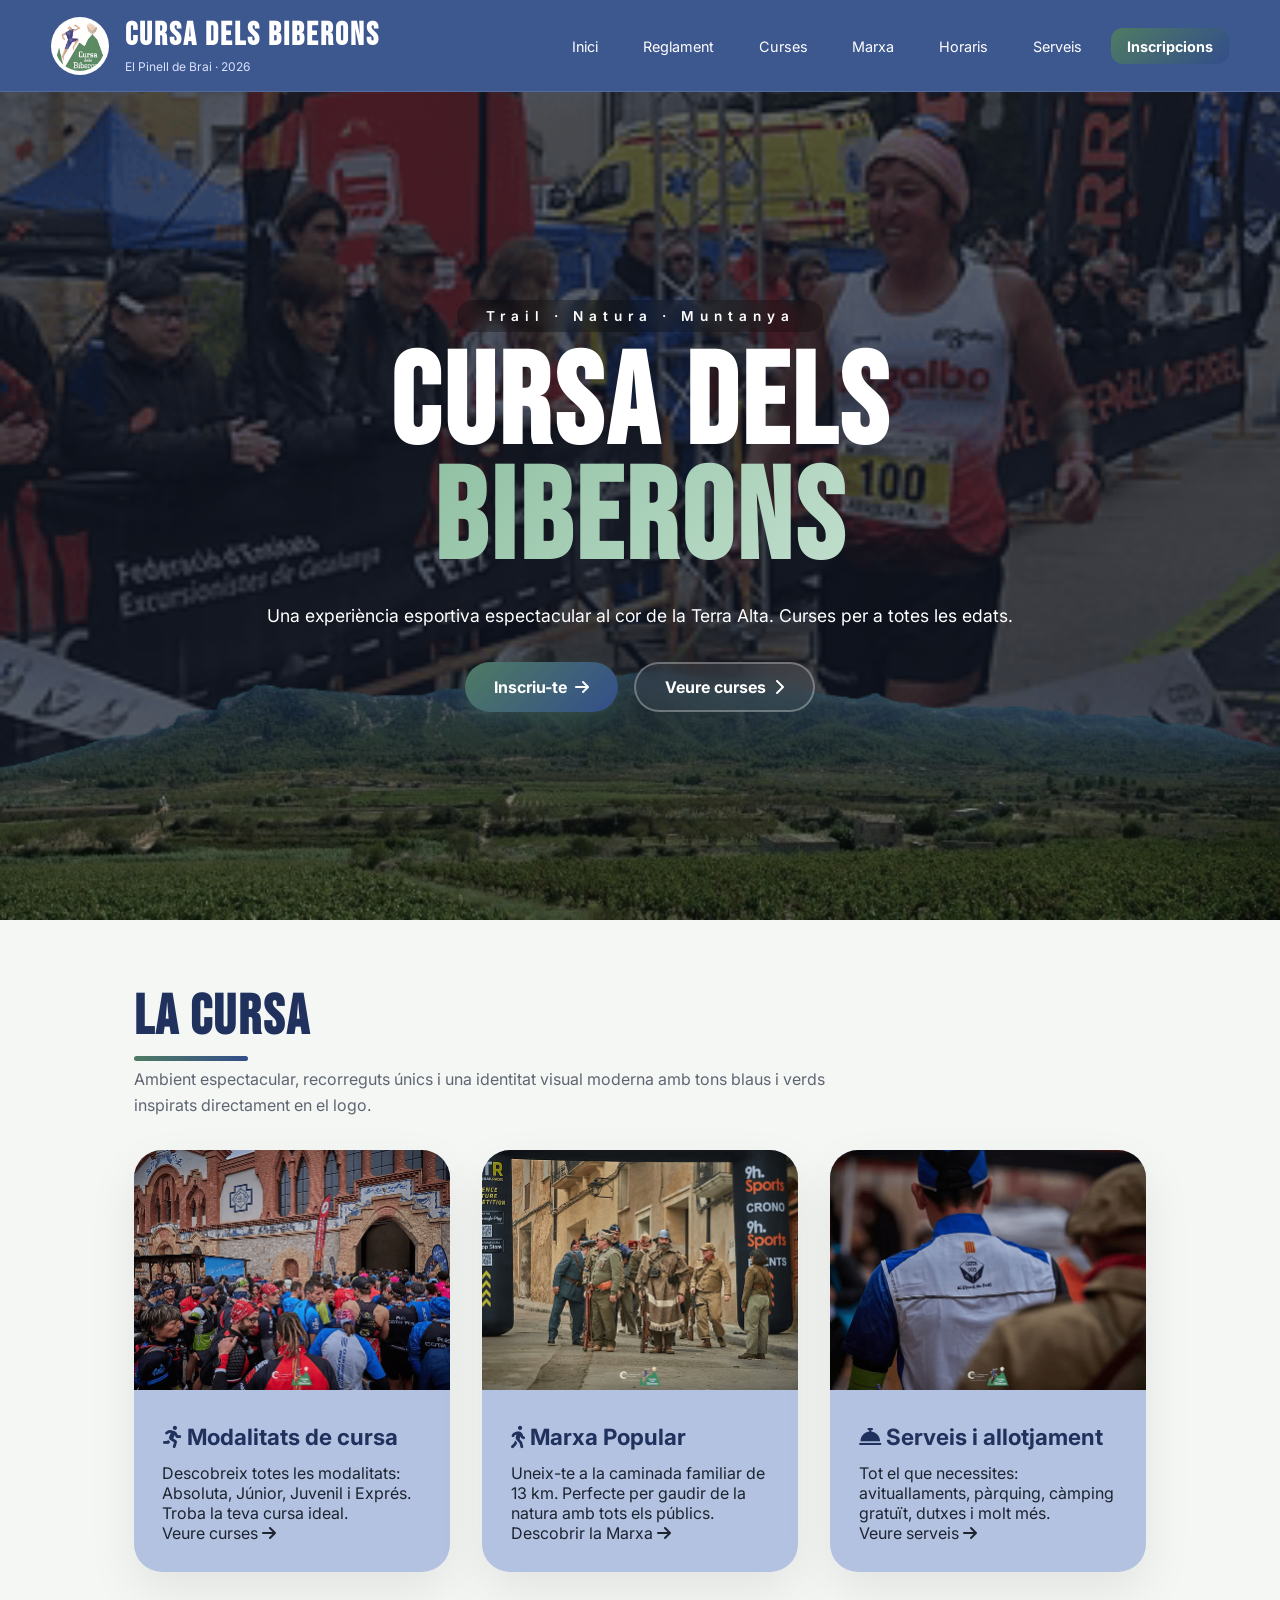
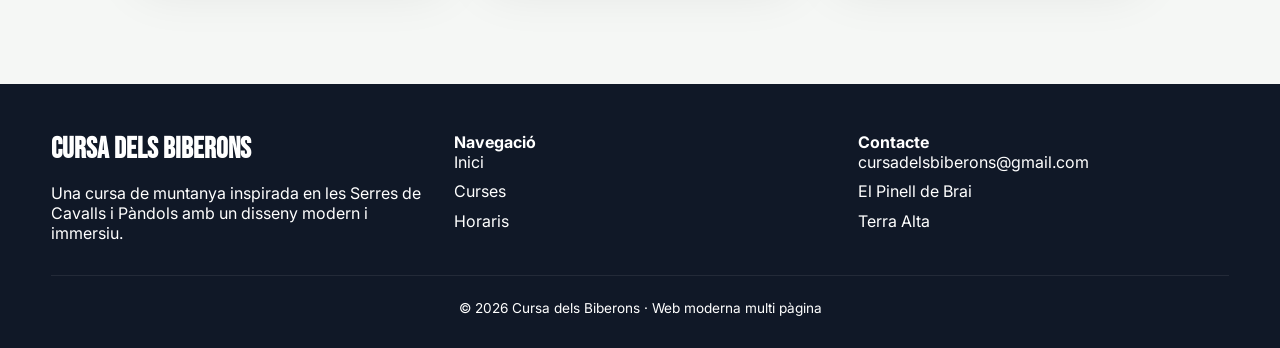
<file: index.html>
<!DOCTYPE html>
<html lang="ca">
<head>
  <meta charset="UTF-8">
  <meta name="viewport" content="width=device-width, initial-scale=1.0">
  <title>Inici | Cursa dels Biberons</title>
  <link rel="stylesheet" href="style.css">
</head>
<body>

  <!-- El navbar s'inserirà automàticament aquí via JS -->

  <section class="hero">
    <!-- Imatge de serra per davant amb parallax -->
    <img src="images/serra.png" alt="serra" class="hero-serra">
    
    <!-- Partícules de fons animades -->
    <div class="particles">
      <span></span><span></span><span></span><span></span>
      <span></span><span></span><span></span><span></span>
    </div>
    <div class="hero-content">
      <div class="hero-sub">Trail · Natura · Muntanya</div>
      <h1>Cursa dels <span>Biberons</span></h1>
      <p>Una experiència esportiva espectacular al cor de la Terra Alta. Curses per a totes les edats.</p>

      <div class="hero-buttons">
        <a href="inscripcions.html" class="btn btn-primary">
          <span>Inscriu-te</span>
          <i class="fas fa-arrow-right"></i>
        </a>
        <a href="curses.html" class="btn btn-secondary">
          <span>Veure curses</span>
          <i class="fas fa-chevron-right"></i>
        </a>
      </div>
    </div>
    <!-- Formes decoratives inferiors -->
    <div class="hero-decoration">
      <svg viewBox="0 0 1440 120" preserveAspectRatio="none">
        <path fill="#f5f7f5" d="M0,60 C240,120 480,0 720,60 C960,120 1200,0 1440,60 L1440,120 L0,120 Z"/>
      </svg>
    </div>
  </section>

  <section class="section">
    <div class="container">
      <h2 class="section-title">La Cursa</h2>
      <p class="section-desc">Ambient espectacular, recorreguts únics i una identitat visual moderna amb tons blaus i verds inspirats directament en el logo.</p>

      <div class="grid">
        <!-- Primera targeta: Curses -->
        <div class="card">
          <a href="curses.html" style="text-decoration: none; color: inherit; display: block;">
            <div class="card-image-wrapper">
              <img src="images/cursa2.png" alt="curses">
              <div class="card-image-overlay"></div>
            </div>
            <div class="card-content">
              <h3><i class="fas fa-running"></i> Modalitats de cursa</h3>
              <p>Descobreix totes les modalitats: Absoluta, Júnior, Juvenil i Exprés. Troba la teva cursa ideal.</p>
              <div class="card-link">Veure curses <i class="fas fa-arrow-right"></i></div>
            </div>
          </a>
        </div>

        <!-- Segona targeta: Marxa -->
        <div class="card">
          <a href="marxa.html" style="text-decoration: none; color: inherit; display: block;">
            <div class="card-image-wrapper">
              <img src="images/cursa3.png" alt="marxa">
              <div class="card-image-overlay"></div>
            </div>
            <div class="card-content">
              <h3><i class="fas fa-person-walking"></i> Marxa Popular</h3>
              <p>Uneix-te a la caminada familiar de 13 km. Perfecte per gaudir de la natura amb tots els públics.</p>
              <div class="card-link">Descobrir la Marxa <i class="fas fa-arrow-right"></i></div>
            </div>
          </a>
        </div>

        <!-- Tercera targeta: Serveis -->
        <div class="card">
          <a href="serveis.html" style="text-decoration: none; color: inherit; display: block;">
            <div class="card-image-wrapper">
              <img src="images/cursa4.png" alt="serveis">
              <div class="card-image-overlay"></div>
            </div>
            <div class="card-content">
              <h3><i class="fas fa-concierge-bell"></i> Serveis i allotjament</h3>
              <p>Tot el que necessites: avituallaments, pàrquing, càmping gratuït, dutxes i molt més.</p>
              <div class="card-link">Veure serveis <i class="fas fa-arrow-right"></i></div>
            </div>
          </a>
        </div>
      </div>
    </div>
  </section>

  <script src="layout.js"></script>
</body>
</html>
</file>
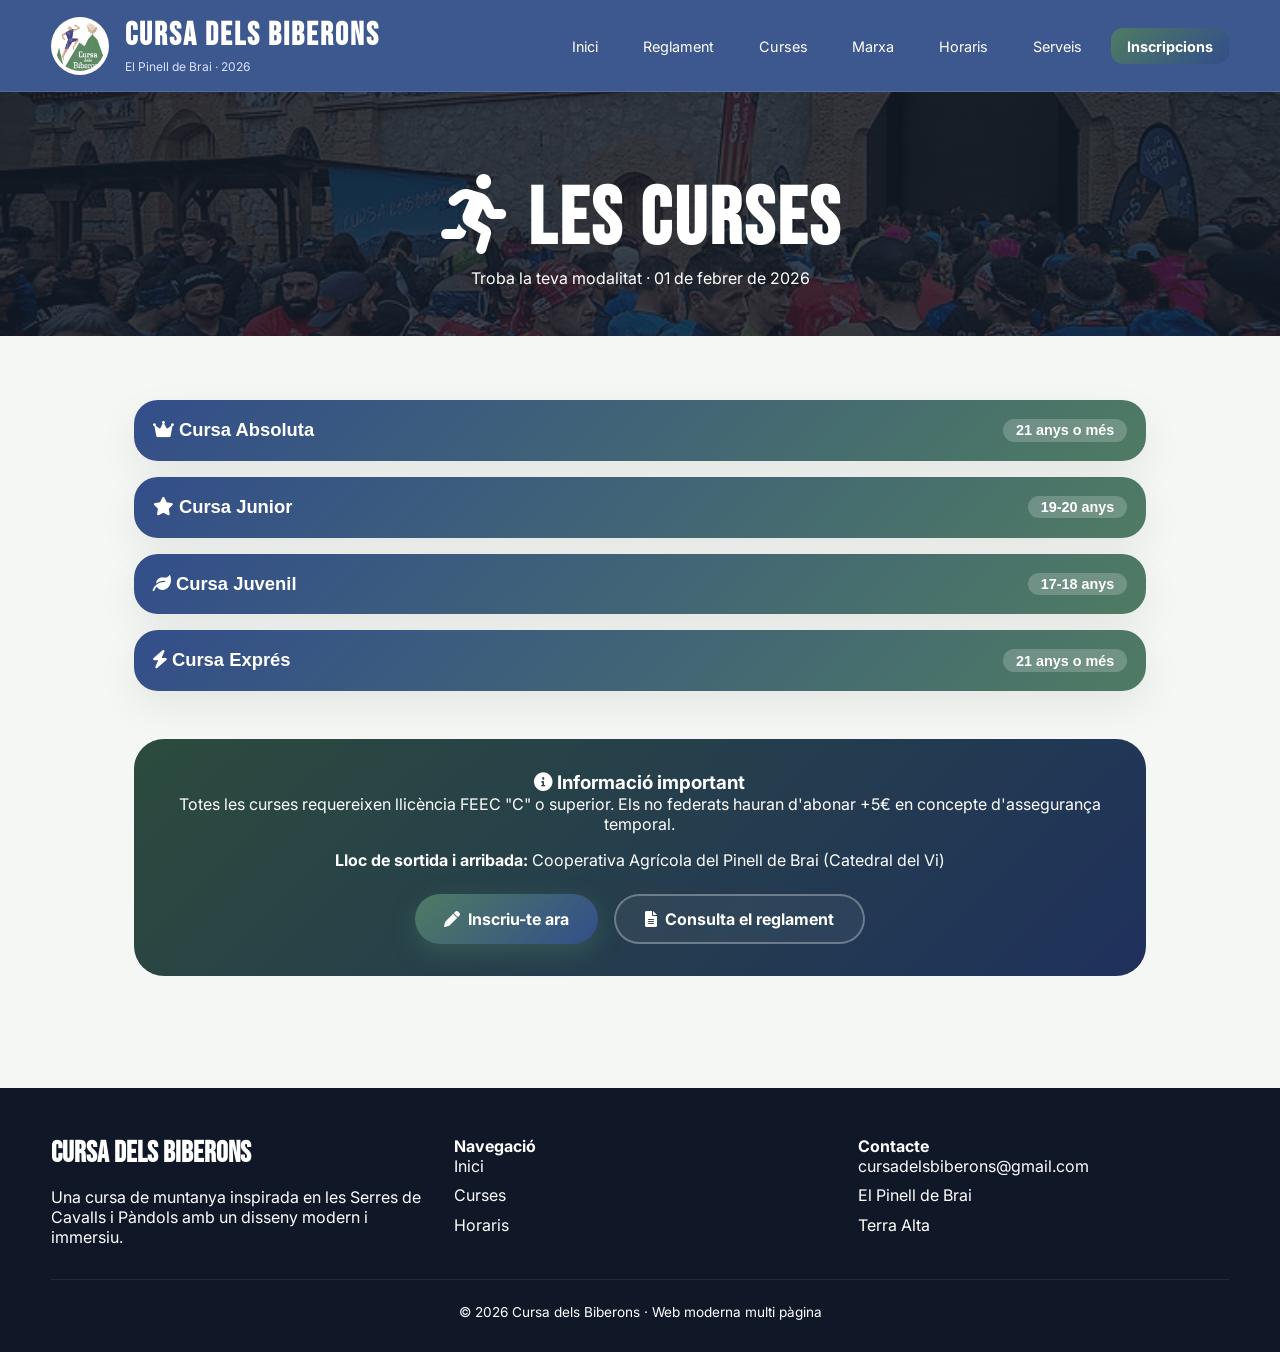
<file: curses.html>
<!DOCTYPE html>
<html lang="ca">
<head>
<meta charset="UTF-8">
<meta name="viewport" content="width=device-width,initial-scale=1.0">
<title>Curses - Cursa dels Biberons</title>
<link rel="stylesheet" href="style.css">
</head>
<body>

<section class="page-header">
  <div class="container">
    <h1><i class="fas fa-running"></i> Les Curses</h1>
    <p>Troba la teva modalitat · 01 de febrer de 2026</p>
  </div>
</section>

<section class="section">
  <div class="container">
    <div class="accordion">

      <!-- CURSA ABSOLUTA -->
      <div class="acc-item">
        <button class="acc-btn">
          <i class="fas fa-crown"></i> Cursa Absoluta
          <span style="float: right; font-size: 0.9rem; background: rgba(255,255,255,0.2); padding: 0.2rem 0.8rem; border-radius: 20px;">21 anys o més</span>
        </button>
        <div class="acc-content">
          <!-- Mapa del recorregut -->
          <img src="images/recorregut_absoluta.png" alt="Recorregut Cursa Absoluta" style="width:100%; border-radius:20px; margin-bottom:1.5rem;">
          
          <div style="display: grid; grid-template-columns: repeat(auto-fit, minmax(250px,1fr)); gap: 1rem; margin-bottom: 2rem;">
            <div style="background: var(--light); padding: 1rem; border-radius: 16px;">
              <h4><i class="fas fa-tag"></i> Preu</h4>
              <p style="font-size: 1.5rem; font-weight: bold; color: var(--blue);">25€</p>
              <small>No federats: +5€ assegurança</small>
            </div>
            <div style="background: var(--light); padding: 1rem; border-radius: 16px;">
              <h4><i class="fas fa-id-card"></i> Llicència</h4>
              <p>FEEC "C" o superior</p>
            </div>
            <div style="background: var(--light); padding: 1rem; border-radius: 16px;">
              <h4><i class="fas fa-clock"></i> Hora sortida</h4>
              <p style="font-size: 1.5rem; font-weight: bold; color: var(--green);">09:00h</p>
            </div>
          </div>

          <div style="margin-bottom: 1.5rem;">
            <h4><i class="fas fa-chart-line"></i> Dades tècniques</h4>
            <ul style="margin-left: 1.5rem; line-height: 1.8;">
              <li><strong>Distància:</strong> 23 km</li>
              <li><strong>Desnivell positiu:</strong> +760 m</li>
              <li><strong>Desnivell negatiu:</strong> -760 m</li>
              <li><strong>Cota màxima:</strong> 658 m</li>
              <li><strong>Cota mínima:</strong> 153 m</li>
              <li><strong>Temps màxim:</strong> 4h 15min</li>
            </ul>
          </div>

          <div style="margin-bottom: 1.5rem;">
            <h4><i class="fas fa-trophy"></i> Categories</h4>
            <p>Absoluta (21+), Promesa (21-23), Veterà (40-49), Màster 50 (50-59), Màster 60 (60+)</p>
          </div>

          <div style="margin-bottom: 1.5rem;">
            <h4><i class="fas fa-map-marker-alt"></i> Avituallaments</h4>
            <ul style="margin-left: 1.5rem;">
              <li><strong>Km 5,3</strong> - Les Llobes (Líquid + Sòlid)</li>
              <li><strong>Km 13,3</strong> - Vall Closa (Líquid + Sòlid)</li>
            </ul>
          </div>

          <div>
            <h4><i class="fas fa-mountain"></i> Descripció</h4>
            <p>La modalitat principal amb el recorregut més llarg i exigent. Sortida des de la Cooperativa Agrícola del Pinell de Brai, travessant la Serra dels Horts, els Merlets (control de pas al km 6,6), el cim de la Serra de Cavalls, i finalitzant pel barranc del Pinell. Una experiència completa per als amants del trail running.</p>
          </div>
        </div>
      </div>

      <!-- CURSA JUNIOR -->
      <div class="acc-item">
        <button class="acc-btn">
          <i class="fas fa-star"></i> Cursa Junior
          <span style="float: right; font-size: 0.9rem; background: rgba(255,255,255,0.2); padding: 0.2rem 0.8rem; border-radius: 20px;">19-20 anys</span>
        </button>
        <div class="acc-content">
          <!-- Mapa del recorregut -->
          <img src="images/recorregut_junior.png" alt="Recorregut Cursa Junior" style="width:100%; border-radius:20px; margin-bottom:1.5rem;">
          
          <div style="display: grid; grid-template-columns: repeat(auto-fit, minmax(250px,1fr)); gap: 1rem; margin-bottom: 2rem;">
            <div style="background: var(--light); padding: 1rem; border-radius: 16px;">
              <h4><i class="fas fa-tag"></i> Preu</h4>
              <p style="font-size: 1.5rem; font-weight: bold; color: var(--blue);">24€</p>
              <small>No federats: +5€ assegurança</small>
            </div>
            <div style="background: var(--light); padding: 1rem; border-radius: 16px;">
              <h4><i class="fas fa-id-card"></i> Llicència</h4>
              <p>FEEC "C" o superior</p>
            </div>
            <div style="background: var(--light); padding: 1rem; border-radius: 16px;">
              <h4><i class="fas fa-clock"></i> Hora sortida</h4>
              <p style="font-size: 1.5rem; font-weight: bold; color: var(--green);">09:30h</p>
            </div>
          </div>

          <div style="margin-bottom: 1.5rem;">
            <h4><i class="fas fa-chart-line"></i> Dades tècniques</h4>
            <ul style="margin-left: 1.5rem; line-height: 1.8;">
              <li><strong>Distància:</strong> 18,12 km</li>
              <li><strong>Desnivell positiu:</strong> 760 m</li>
              <li><strong>Desnivell negatiu:</strong> 760 m</li>
              <li><strong>Cota màxima:</strong> 658 m</li>
              <li><strong>Cota mínima:</strong> 153 m</li>
              <li><strong>Temps màxim:</strong> 3h</li>
            </ul>
          </div>

          <div style="margin-bottom: 1.5rem;">
            <h4><i class="fas fa-trophy"></i> Categories</h4>
            <p>Junior (19-20)</p>
          </div>

          <div style="margin-bottom: 1.5rem;">
            <h4><i class="fas fa-map-marker-alt"></i> Avituallaments i controls</h4>
            <ul style="margin-left: 1.5rem;">
              <li><strong>Avituallament 1 (km 5,3):</strong> Les Llobes (Líquid + Sòlid)</li>
              <li><strong>Avituallament 2 (km 13,3):</strong> Vall Closa (Líquid + Sòlid)</li>
              <li><strong>Control 1 (km 6,6):</strong> Merlets</li>
              <li><strong>Control 2 (km 13,3):</strong> Vall Closa</li>
              <li><strong>Cronoescalada:</strong> Barranc dels Bous → Merlets (km 5,4 a 6,6)</li>
            </ul>
          </div>

          <div>
            <h4><i class="fas fa-mountain"></i> Descripció</h4>
            <p>Sortida des de la Cooperativa Agrícola del Pinell de Brai. Recorregut que inclou la Serra dels Horts, la sendera dels Codissos, les antigues mines d'argila, l'ascensió als Merlets amb grimpada inclosa, el cim de la Serra de Cavalls (vèrtex geodèsic), el crestall aeri amb vistes espectaculars, baixada tècnica pel Corral de Gaspar, túnel de l'antiga carretera, i la sendera històrica de la Vall Closa. Final pel barranc del Pinell fins a la Cooperativa.</p>
          </div>
        </div>
      </div>

      <!-- CURSA JUVENIL -->
      <div class="acc-item">
        <button class="acc-btn">
          <i class="fas fa-leaf"></i> Cursa Juvenil
          <span style="float: right; font-size: 0.9rem; background: rgba(255,255,255,0.2); padding: 0.2rem 0.8rem; border-radius: 20px;">17-18 anys</span>
        </button>
        <div class="acc-content">
          <!-- Mapa del recorregut -->
          <img src="images/recorregut_juvenil.png" alt="Recorregut Cursa Juvenil" style="width:100%; border-radius:20px; margin-bottom:1.5rem;">
          
          <div style="display: grid; grid-template-columns: repeat(auto-fit, minmax(250px,1fr)); gap: 1rem; margin-bottom: 2rem;">
            <div style="background: var(--light); padding: 1rem; border-radius: 16px;">
              <h4><i class="fas fa-tag"></i> Preu</h4>
              <p style="font-size: 1.5rem; font-weight: bold; color: var(--blue);">22€</p>
              <small>No federats: +5€ assegurança</small>
            </div>
            <div style="background: var(--light); padding: 1rem; border-radius: 16px;">
              <h4><i class="fas fa-id-card"></i> Llicència</h4>
              <p>FEEC "C" o superior</p>
            </div>
            <div style="background: var(--light); padding: 1rem; border-radius: 16px;">
              <h4><i class="fas fa-clock"></i> Hora sortida</h4>
              <p style="font-size: 1.5rem; font-weight: bold; color: var(--green);">09:15h</p>
            </div>
          </div>

          <div style="margin-bottom: 1.5rem;">
            <h4><i class="fas fa-chart-line"></i> Dades tècniques</h4>
            <ul style="margin-left: 1.5rem; line-height: 1.8;">
              <li><strong>Distància:</strong> 13,48 km</li>
              <li><strong>Desnivell positiu:</strong> 490 m</li>
              <li><strong>Desnivell negatiu:</strong> 490 m</li>
              <li><strong>Cota màxima:</strong> 544 m</li>
              <li><strong>Cota mínima:</strong> 153 m</li>
              <li><strong>Temps màxim:</strong> 3h</li>
            </ul>
          </div>

          <div style="margin-bottom: 1.5rem;">
            <h4><i class="fas fa-trophy"></i> Categories</h4>
            <p>Juvenil (17-18)</p>
          </div>

          <div style="margin-bottom: 1.5rem;">
            <h4><i class="fas fa-map-marker-alt"></i> Avituallaments i controls</h4>
            <ul style="margin-left: 1.5rem;">
              <li><strong>Avituallament 1 (km 4,3):</strong> Vall Closa (Líquid + Sòlid)</li>
              <li><strong>Avituallament 2 (km 9,6):</strong> 4 bancals (Líquid + Sòlid)</li>
              <li><strong>Control únic (km 4,3):</strong> Vall Closa</li>
            </ul>
          </div>

          <div>
            <h4><i class="fas fa-mountain"></i> Descripció</h4>
            <p>Sortida des de la Cooperativa Agrícola. Recorregut que passa pel camí de les Vinyetes, el barranc de Gandesa, les bòbiles de terra refractària, el Toll de Targa, l'antic Camí de Gandesa (un dels camins de ferradura més antics), la base del Puntal de l'Os, la Vall Closa, el GR-171 (Ruta de la Pau), l'ascensió a la Carabassa, l'antic camí de les Petges, les mines d'argila, les trinxeres de la Guerra Civil restaurades, i final pel barranc fins a la Cooperativa.</p>
          </div>
        </div>
      </div>

      <!-- CURSA EXPRÉS -->
      <div class="acc-item">
        <button class="acc-btn">
          <i class="fas fa-bolt"></i> Cursa Exprés
          <span style="float: right; font-size: 0.9rem; background: rgba(255,255,255,0.2); padding: 0.2rem 0.8rem; border-radius: 20px;">21 anys o més</span>
        </button>
        <div class="acc-content">
          <!-- Mapa del recorregut -->
          <img src="images/recorregut_expres.png" alt="Recorregut Cursa Exprés" style="width:100%; border-radius:20px; margin-bottom:1.5rem;">
          
          <div style="display: grid; grid-template-columns: repeat(auto-fit, minmax(250px,1fr)); gap: 1rem; margin-bottom: 2rem;">
            <div style="background: var(--light); padding: 1rem; border-radius: 16px;">
              <h4><i class="fas fa-tag"></i> Preu</h4>
              <p style="font-size: 1.5rem; font-weight: bold; color: var(--blue);">24€</p>
              <small>No federats: +5€ assegurança</small>
            </div>
            <div style="background: var(--light); padding: 1rem; border-radius: 16px;">
              <h4><i class="fas fa-id-card"></i> Llicència</h4>
              <p>FEEC "C" o superior</p>
            </div>
            <div style="background: var(--light); padding: 1rem; border-radius: 16px;">
              <h4><i class="fas fa-clock"></i> Hora sortida</h4>
              <p style="font-size: 1.5rem; font-weight: bold; color: var(--green);">09:30h</p>
            </div>
          </div>

          <div style="margin-bottom: 1.5rem;">
            <h4><i class="fas fa-chart-line"></i> Dades tècniques</h4>
            <ul style="margin-left: 1.5rem; line-height: 1.8;">
              <li><strong>Distància:</strong> 18,12 km</li>
              <li><strong>Desnivell positiu:</strong> 760 m</li>
              <li><strong>Desnivell negatiu:</strong> 760 m</li>
              <li><strong>Cota màxima:</strong> 658 m</li>
              <li><strong>Cota mínima:</strong> 153 m</li>
              <li><strong>Temps màxim:</strong> 3h</li>
            </ul>
          </div>

          <div style="margin-bottom: 1.5rem;">
            <h4><i class="fas fa-trophy"></i> Categories</h4>
            <p>Absoluta (21+), Veterà (40-49), Màster 50 (50-59), Màster 60 (60+)</p>
          </div>

          <div style="margin-bottom: 1.5rem;">
            <h4><i class="fas fa-map-marker-alt"></i> Avituallaments i controls</h4>
            <ul style="margin-left: 1.5rem;">
              <li><strong>Avituallament 1 (km 5,3):</strong> Les Llobes (Líquid + Sòlid)</li>
              <li><strong>Avituallament 2 (km 13,3):</strong> Vall Closa (Líquid + Sòlid)</li>
              <li><strong>Control 1 (km 6,6):</strong> Merlets</li>
              <li><strong>Control 2 (km 13,3):</strong> Vall Closa</li>
              <li><strong>Cronoescalada:</strong> Barranc dels Bous → Merlets (km 5,4 a 6,6)</li>
            </ul>
          </div>

          <div>
            <h4><i class="fas fa-mountain"></i> Descripció</h4>
            <p>Format ràpid i explosiu amb el mateix recorregut que la Cursa Junior. Sortida des de la Cooperativa Agrícola, passant per la Serra dels Horts, sendera dels Codissos, mines d'argila, ascensió als Merlets amb grimpada, cim de la Serra de Cavalls, crestall aeri, baixada tècnica pel Corral de Gaspar, túnel de l'antiga carretera, sendera de la Vall Closa, i final pel barranc del Pinell fins a la Cooperativa. Ideal per a corredors experimentats que busquen un repte intens en menys temps.</p>
          </div>
        </div>
      </div>

    </div>

    <!-- Banner informatiu -->
    <div class="info-banner" style="text-align: center; margin-top: 3rem;">
      <h3><i class="fas fa-info-circle"></i> Informació important</h3>
      <p>Totes les curses requereixen llicència FEEC "C" o superior. Els no federats hauran d'abonar +5€ en concepte d'assegurança temporal.</p>
      <p style="margin-top: 1rem;"><strong>Lloc de sortida i arribada:</strong> Cooperativa Agrícola del Pinell de Brai (Catedral del Vi)</p>
      <div class="hero-buttons" style="justify-content: center; margin-top: 1.5rem;">
        <a href="inscripcions.html" class="btn btn-primary"><i class="fas fa-pen"></i> Inscriu-te ara</a>
        <a href="reglament.html" class="btn btn-secondary"><i class="fas fa-file-alt"></i> Consulta el reglament</a>
      </div>
    </div>

  </div>
</section>

<script src="layout.js"></script>
</body>
</html>
</file>
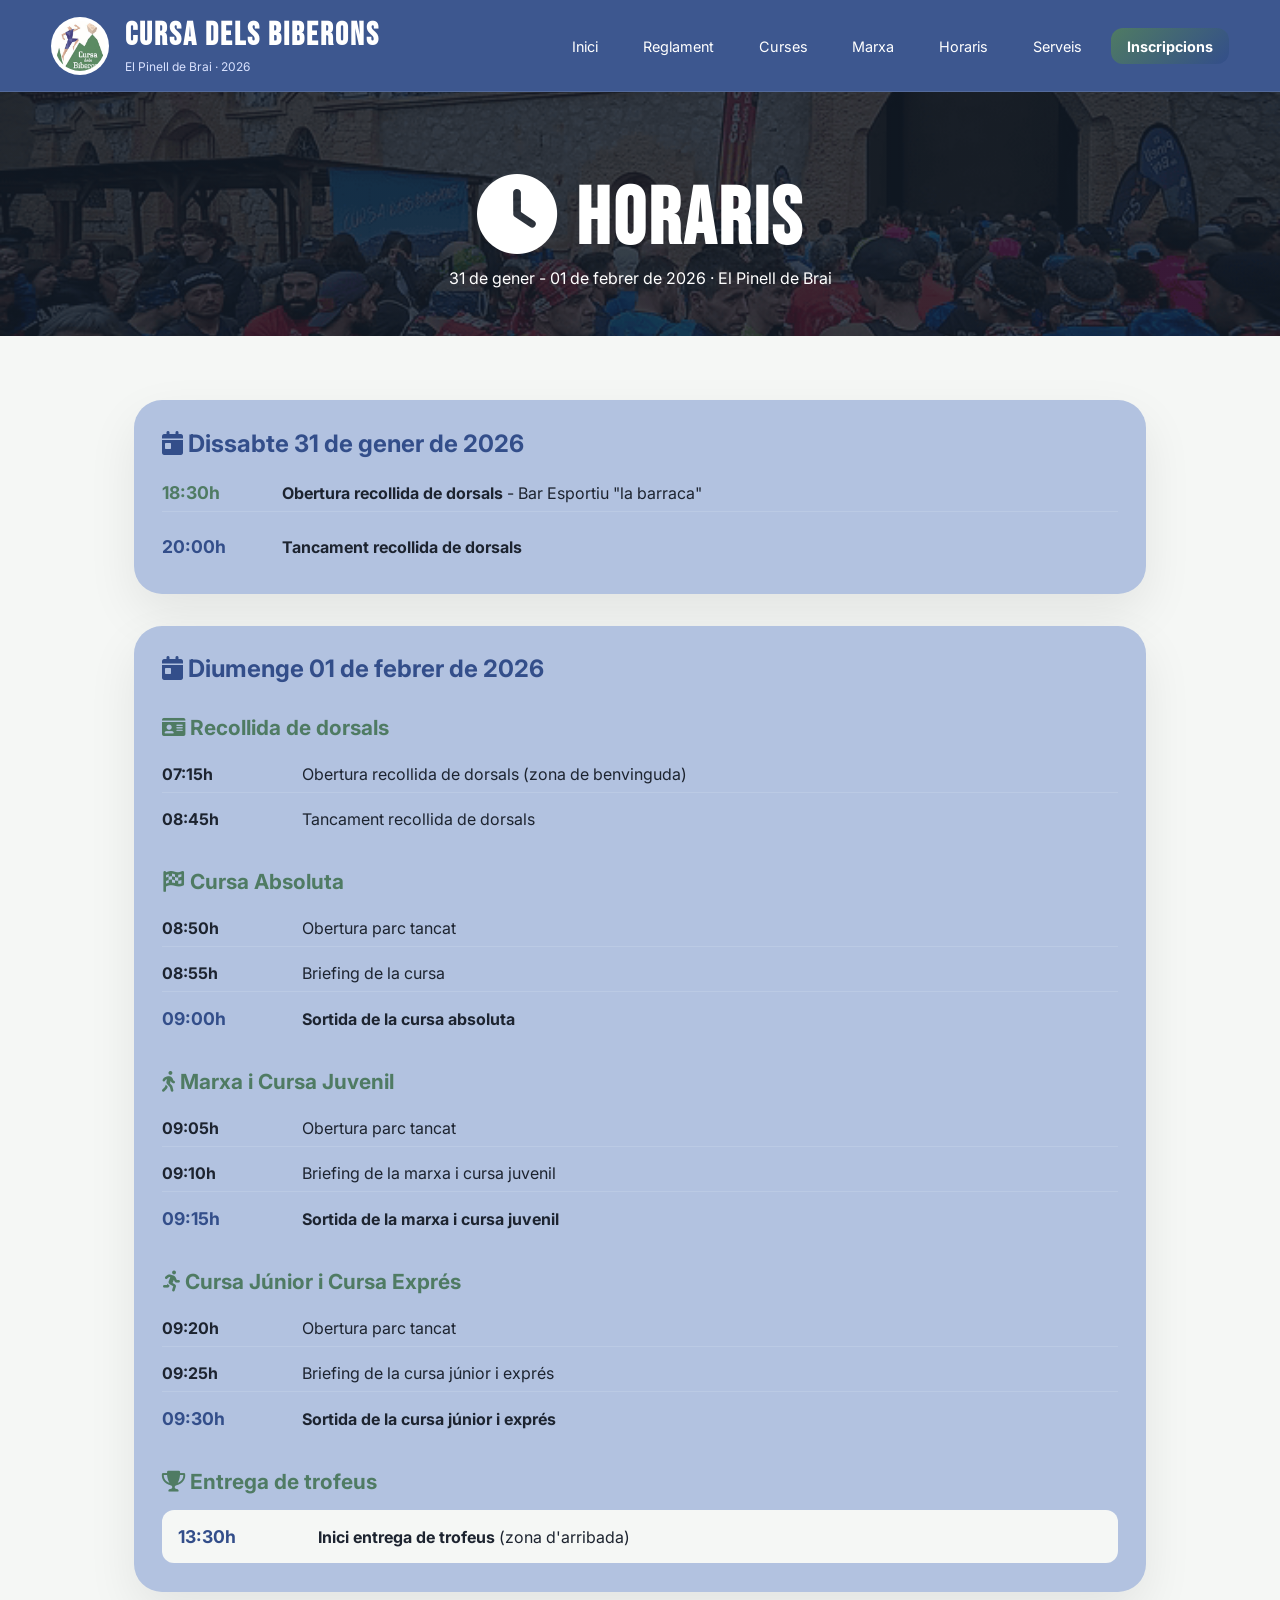
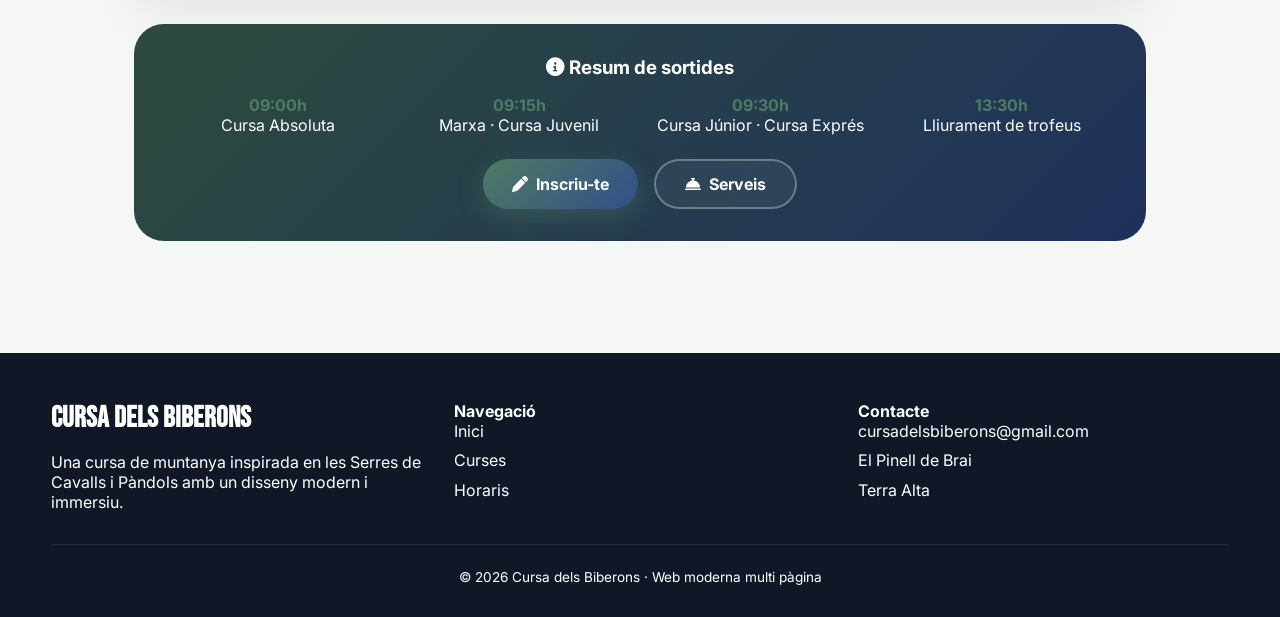
<file: horaris.html>
<!DOCTYPE html>
<html lang="ca">
<head>
<meta charset="UTF-8">
<meta name="viewport" content="width=device-width,initial-scale=1.0">
<title>Horaris - Cursa dels Biberons</title>
<link rel="stylesheet" href="style.css">
</head>
<body>

<section class="page-header">
  <div class="container">
    <h1><i class="fas fa-clock"></i> Horaris</h1>
    <p>31 de gener - 01 de febrer de 2026 · El Pinell de Brai</p>
  </div>
</section>

<section class="section">
  <div class="container">
    
    <!-- DISSABTE 31 DE GENER -->
    <div class="card" style="margin-bottom: 2rem;">
      <div class="card-content">
        <h2 style="color: var(--blue); margin-bottom: 1rem;">
          <i class="fas fa-calendar-day"></i> Dissabte 31 de gener de 2026
        </h2>
        
        <div style="display: flex; flex-direction: column; gap: 1rem;">
          <div style="display: flex; align-items: baseline; flex-wrap: wrap; padding: 0.5rem 0; border-bottom: 1px solid var(--border);">
            <span style="width: 120px; font-weight: bold; color: var(--green); font-size: 1.1rem;">18:30h</span>
            <span style="flex: 1;"><strong>Obertura recollida de dorsals</strong> - Bar Esportiu "la barraca"</span>
          </div>
          
          <div style="display: flex; align-items: baseline; flex-wrap: wrap; padding: 0.5rem 0;">
            <span style="width: 120px; font-weight: bold; color: var(--blue); font-size: 1.1rem;">20:00h</span>
            <span style="flex: 1;"><strong>Tancament recollida de dorsals</strong></span>
          </div>
        </div>
      </div>
    </div>

    <!-- DIUMENGE 01 DE FEBRER -->
    <div class="card" style="margin-bottom: 2rem;">
      <div class="card-content">
        <h2 style="color: var(--blue); margin-bottom: 1rem;">
          <i class="fas fa-calendar-day"></i> Diumenge 01 de febrer de 2026
        </h2>
        
        <div style="display: flex; flex-direction: column; gap: 0.5rem;">
          
          <h3 style="color: var(--green); margin: 1rem 0 0.5rem 0; font-size: 1.3rem;">
            <i class="fas fa-id-card"></i> Recollida de dorsals
          </h3>
          <div style="display: flex; align-items: baseline; flex-wrap: wrap; padding: 0.5rem 0; border-bottom: 1px solid var(--border);">
            <span style="width: 140px; font-weight: bold;">07:15h</span>
            <span style="flex: 1;">Obertura recollida de dorsals (zona de benvinguda)</span>
          </div>
          <div style="display: flex; align-items: baseline; flex-wrap: wrap; padding: 0.5rem 0;">
            <span style="width: 140px; font-weight: bold;">08:45h</span>
            <span style="flex: 1;">Tancament recollida de dorsals</span>
          </div>

          <h3 style="color: var(--green); margin: 1.5rem 0 0.5rem 0; font-size: 1.3rem;">
            <i class="fas fa-flag-checkered"></i> Cursa Absoluta
          </h3>
          <div style="display: flex; align-items: baseline; flex-wrap: wrap; padding: 0.5rem 0; border-bottom: 1px solid var(--border);">
            <span style="width: 140px; font-weight: bold;">08:50h</span>
            <span style="flex: 1;">Obertura parc tancat</span>
          </div>
          <div style="display: flex; align-items: baseline; flex-wrap: wrap; padding: 0.5rem 0; border-bottom: 1px solid var(--border);">
            <span style="width: 140px; font-weight: bold;">08:55h</span>
            <span style="flex: 1;">Briefing de la cursa</span>
          </div>
          <div style="display: flex; align-items: baseline; flex-wrap: wrap; padding: 0.5rem 0;">
            <span style="width: 140px; font-weight: bold; color: var(--blue); font-size: 1.1rem;">09:00h</span>
            <span style="flex: 1;"><strong>Sortida de la cursa absoluta</strong></span>
          </div>

          <h3 style="color: var(--green); margin: 1.5rem 0 0.5rem 0; font-size: 1.3rem;">
            <i class="fas fa-person-walking"></i> Marxa i Cursa Juvenil
          </h3>
          <div style="display: flex; align-items: baseline; flex-wrap: wrap; padding: 0.5rem 0; border-bottom: 1px solid var(--border);">
            <span style="width: 140px; font-weight: bold;">09:05h</span>
            <span style="flex: 1;">Obertura parc tancat</span>
          </div>
          <div style="display: flex; align-items: baseline; flex-wrap: wrap; padding: 0.5rem 0; border-bottom: 1px solid var(--border);">
            <span style="width: 140px; font-weight: bold;">09:10h</span>
            <span style="flex: 1;">Briefing de la marxa i cursa juvenil</span>
          </div>
          <div style="display: flex; align-items: baseline; flex-wrap: wrap; padding: 0.5rem 0;">
            <span style="width: 140px; font-weight: bold; color: var(--blue); font-size: 1.1rem;">09:15h</span>
            <span style="flex: 1;"><strong>Sortida de la marxa i cursa juvenil</strong></span>
          </div>

          <h3 style="color: var(--green); margin: 1.5rem 0 0.5rem 0; font-size: 1.3rem;">
            <i class="fas fa-running"></i> Cursa Júnior i Cursa Exprés
          </h3>
          <div style="display: flex; align-items: baseline; flex-wrap: wrap; padding: 0.5rem 0; border-bottom: 1px solid var(--border);">
            <span style="width: 140px; font-weight: bold;">09:20h</span>
            <span style="flex: 1;">Obertura parc tancat</span>
          </div>
          <div style="display: flex; align-items: baseline; flex-wrap: wrap; padding: 0.5rem 0; border-bottom: 1px solid var(--border);">
            <span style="width: 140px; font-weight: bold;">09:25h</span>
            <span style="flex: 1;">Briefing de la cursa júnior i exprés</span>
          </div>
          <div style="display: flex; align-items: baseline; flex-wrap: wrap; padding: 0.5rem 0;">
            <span style="width: 140px; font-weight: bold; color: var(--blue); font-size: 1.1rem;">09:30h</span>
            <span style="flex: 1;"><strong>Sortida de la cursa júnior i exprés</strong></span>
          </div>

          <!-- Entrega de premis -->
          <h3 style="color: var(--green); margin: 1.5rem 0 0.5rem 0; font-size: 1.3rem;">
            <i class="fas fa-trophy"></i> Entrega de trofeus
          </h3>
          <div style="display: flex; align-items: baseline; flex-wrap: wrap; padding: 0.5rem 0; background: var(--light); border-radius: 12px; padding: 1rem;">
            <span style="width: 140px; font-weight: bold; color: var(--blue); font-size: 1.1rem;">13:30h</span>
            <span style="flex: 1;"><strong>Inici entrega de trofeus</strong> (zona d'arribada)</span>
          </div>

        </div>
      </div>
    </div>

    <!-- Resum ràpid -->
    <div class="info-banner" style="text-align: center; margin-top: 1rem;">
      <h3><i class="fas fa-info-circle"></i> Resum de sortides</h3>
      <div style="display: grid; grid-template-columns: repeat(auto-fit, minmax(200px,1fr)); gap: 1rem; margin-top: 1rem;">
        <div>
          <strong style="color: var(--green);">09:00h</strong>
          <p>Cursa Absoluta</p>
        </div>
        <div>
          <strong style="color: var(--green);">09:15h</strong>
          <p>Marxa · Cursa Juvenil</p>
        </div>
        <div>
          <strong style="color: var(--green);">09:30h</strong>
          <p>Cursa Júnior · Cursa Exprés</p>
        </div>
        <div>
          <strong style="color: var(--green);">13:30h</strong>
          <p>Lliurament de trofeus</p>
        </div>
      </div>
      
      <div class="hero-buttons" style="justify-content: center; margin-top: 1.5rem;">
        <a href="inscripcions.html" class="btn btn-primary"><i class="fas fa-pen"></i> Inscriu-te</a>
        <a href="serveis.html" class="btn btn-secondary"><i class="fas fa-concierge-bell"></i> Serveis</a>
      </div>
    </div>

  </div>
</section>

<script src="layout.js"></script>
</body>
</html>
</file>
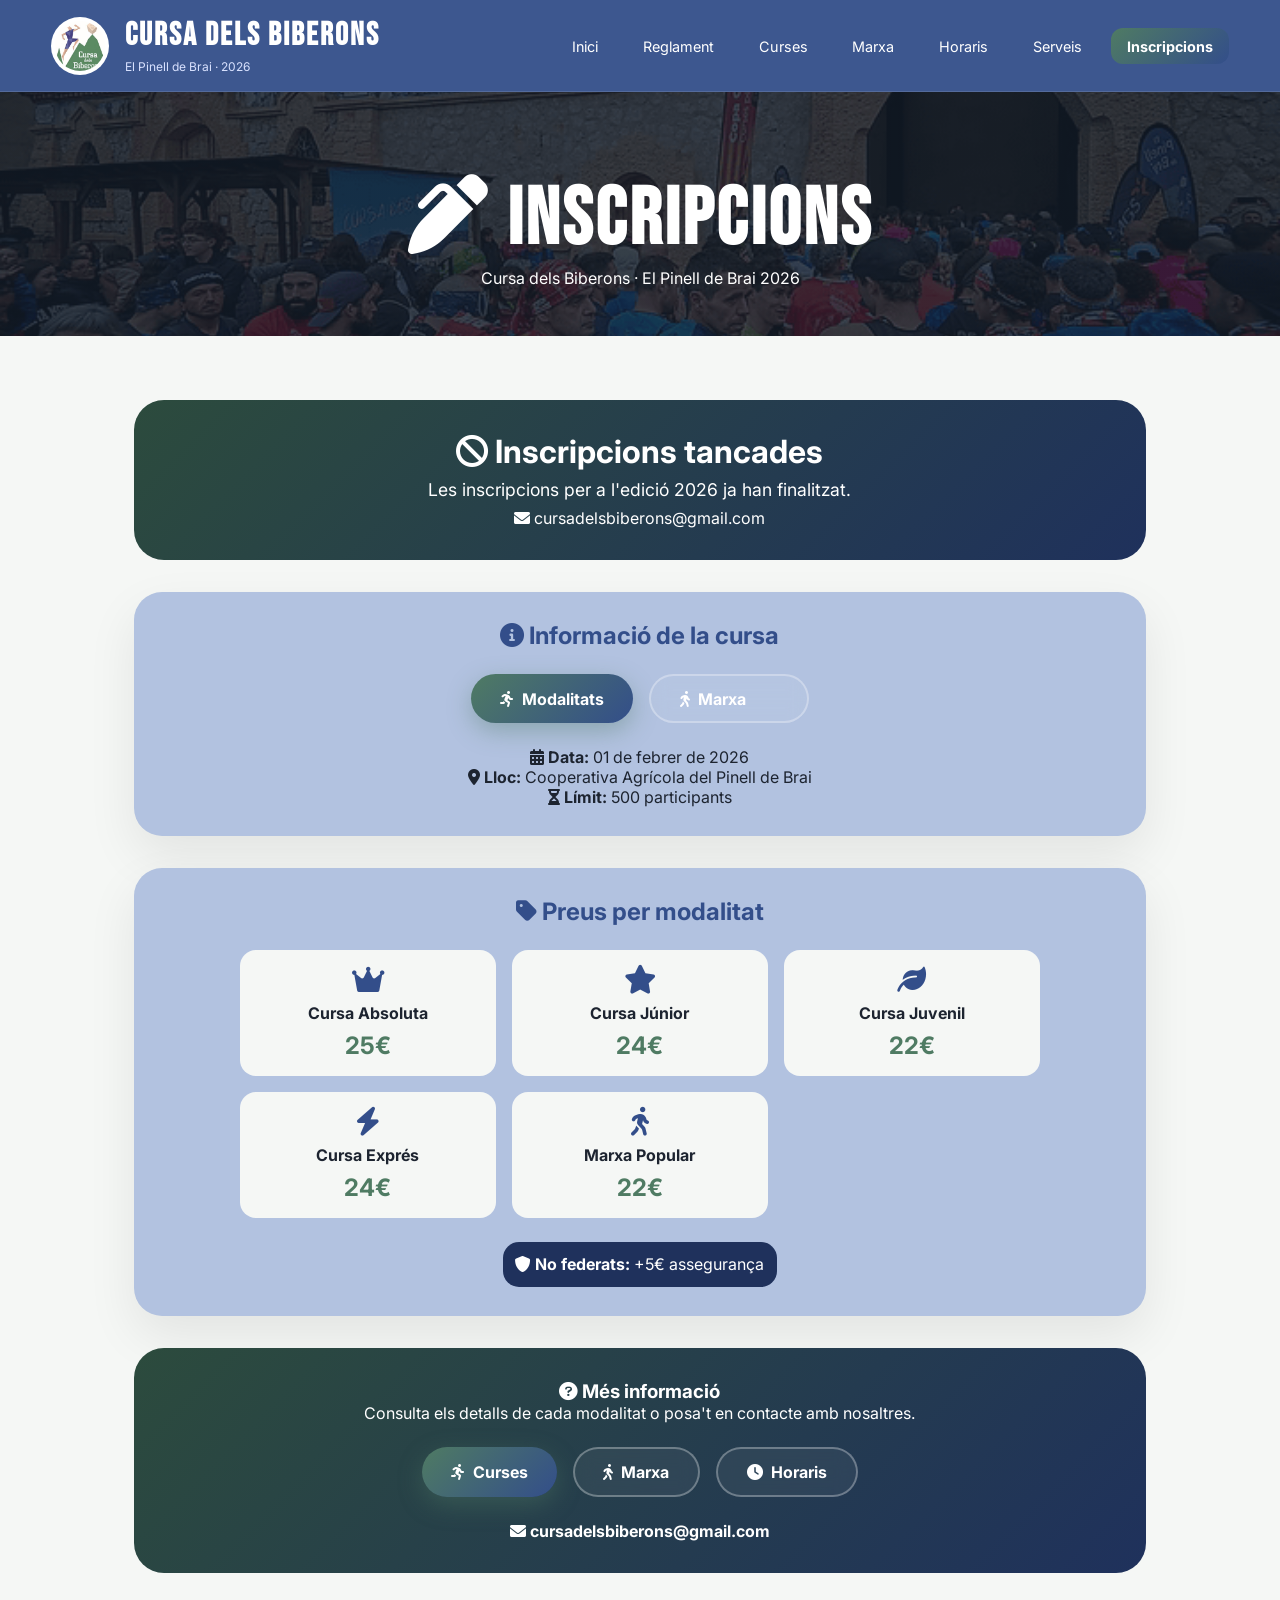
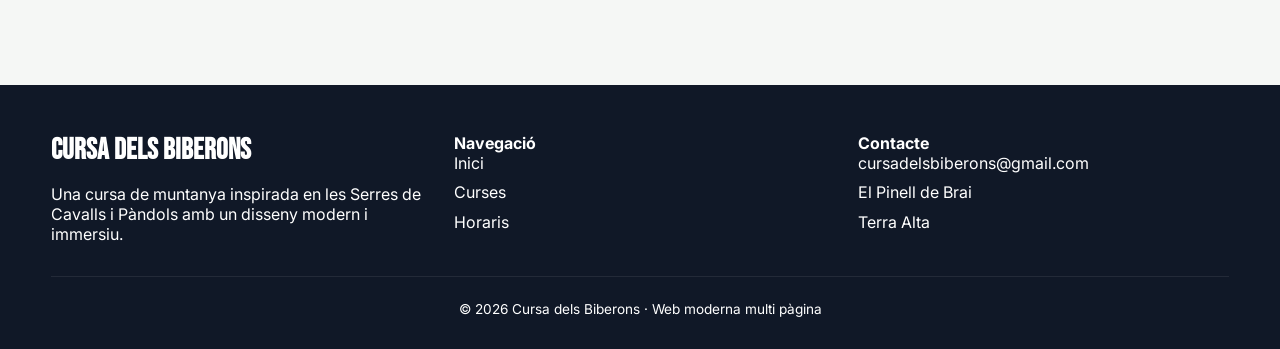
<file: inscripcions.html>
<!DOCTYPE html>
<html lang="ca">
<head>
<meta charset="UTF-8">
<meta name="viewport" content="width=device-width,initial-scale=1.0">
<title>Inscripcions - Cursa dels Biberons</title>
<link rel="stylesheet" href="style.css">
</head>
<body>

<section class="page-header">
  <div class="container">
    <h1><i class="fas fa-pen-alt"></i> Inscripcions</h1>
    <p>Cursa dels Biberons · El Pinell de Brai 2026</p>
  </div>
</section>

<section class="section" style="padding-top: 2rem;">
  <div class="container">
    
    <!-- Missatge d'inscripcions tancades -->
    <div class="info-banner" style="text-align: center; margin-bottom: 2rem;">
      <h2 style="font-size: 2rem; margin-bottom: 0.5rem;">
        <i class="fas fa-ban"></i> Inscripcions tancades
      </h2>
      <p style="font-size: 1.1rem;">Les inscripcions per a l'edició 2026 ja han finalitzat.</p>
      <p style="margin-top: 0.5rem;">
        <i class="fas fa-envelope"></i> cursadelsbiberons@gmail.com
      </p>
    </div>

    <!-- Informació bàsica amb enllaços -->
    <div class="card" style="margin-bottom: 2rem;">
      <div class="card-content" style="text-align: center;">
        <h2 style="color: var(--blue); margin-bottom: 1.5rem;">
          <i class="fas fa-info-circle"></i> Informació de la cursa
        </h2>
        
        <div style="display: flex; justify-content: center; gap: 1rem; flex-wrap: wrap; margin-bottom: 1.5rem;">
          <a href="curses.html" class="btn btn-primary" style="min-width: 160px;">
            <i class="fas fa-running"></i> Modalitats
          </a>
          <a href="marxa.html" class="btn btn-secondary" style="min-width: 160px;">
            <i class="fas fa-person-walking"></i> Marxa
          </a>
        </div>
        
        <p><strong><i class="fas fa-calendar-alt"></i> Data:</strong> 01 de febrer de 2026</p>
        <p><strong><i class="fas fa-map-marker-alt"></i> Lloc:</strong> Cooperativa Agrícola del Pinell de Brai</p>
        <p><strong><i class="fas fa-hourglass-half"></i> Límit:</strong> 500 participants</p>
      </div>
    </div>

    <!-- Preus de les modalitats (responsiu) -->
    <div class="card" style="margin-bottom: 2rem;">
      <div class="card-content" style="text-align: center;">
        <h2 style="color: var(--blue); margin-bottom: 1.5rem;">
          <i class="fas fa-tag"></i> Preus per modalitat
        </h2>
        
        <!-- Grid de preus - automàtic: 3 a escriptori, 1 a mòbil -->
        <div class="prices-grid">
          <div class="price-card">
            <i class="fas fa-crown"></i>
            <h4>Cursa Absoluta</h4>
            <p>25€</p>
          </div>
          <div class="price-card">
            <i class="fas fa-star"></i>
            <h4>Cursa Júnior</h4>
            <p>24€</p>
          </div>
          <div class="price-card">
            <i class="fas fa-leaf"></i>
            <h4>Cursa Juvenil</h4>
            <p>22€</p>
          </div>
          <div class="price-card">
            <i class="fas fa-bolt"></i>
            <h4>Cursa Exprés</h4>
            <p>24€</p>
          </div>
          <div class="price-card">
            <i class="fas fa-person-walking"></i>
            <h4>Marxa Popular</h4>
            <p>22€</p>
          </div>
        </div>
        
        <!-- Assegurança -->
        <div style="margin-top: 1.5rem; padding: 0.8rem; background: var(--blue-dark); color: white; border-radius: 16px; display: inline-block; width: auto;">
          <p><strong><i class="fas fa-shield-alt"></i> No federats:</strong> +5€ assegurança</p>
        </div>
      </div>
    </div>

    <!-- Contacte final -->
    <div class="info-banner" style="text-align: center; margin-top: 0;">
      <h3><i class="fas fa-question-circle"></i> Més informació</h3>
      <p>Consulta els detalls de cada modalitat o posa't en contacte amb nosaltres.</p>
      
      <div class="hero-buttons" style="justify-content: center; margin-top: 1.5rem;">
        <a href="curses.html" class="btn btn-primary"><i class="fas fa-running"></i> Curses</a>
        <a href="marxa.html" class="btn btn-secondary"><i class="fas fa-person-walking"></i> Marxa</a>
        <a href="horaris.html" class="btn btn-secondary"><i class="fas fa-clock"></i> Horaris</a>
      </div>
      
      <p style="margin-top: 1.5rem;">
        <i class="fas fa-envelope"></i> <strong>cursadelsbiberons@gmail.com</strong>
      </p>
    </div>

  </div>
</section>

<script src="layout.js"></script>
</body>
</html>
</file>
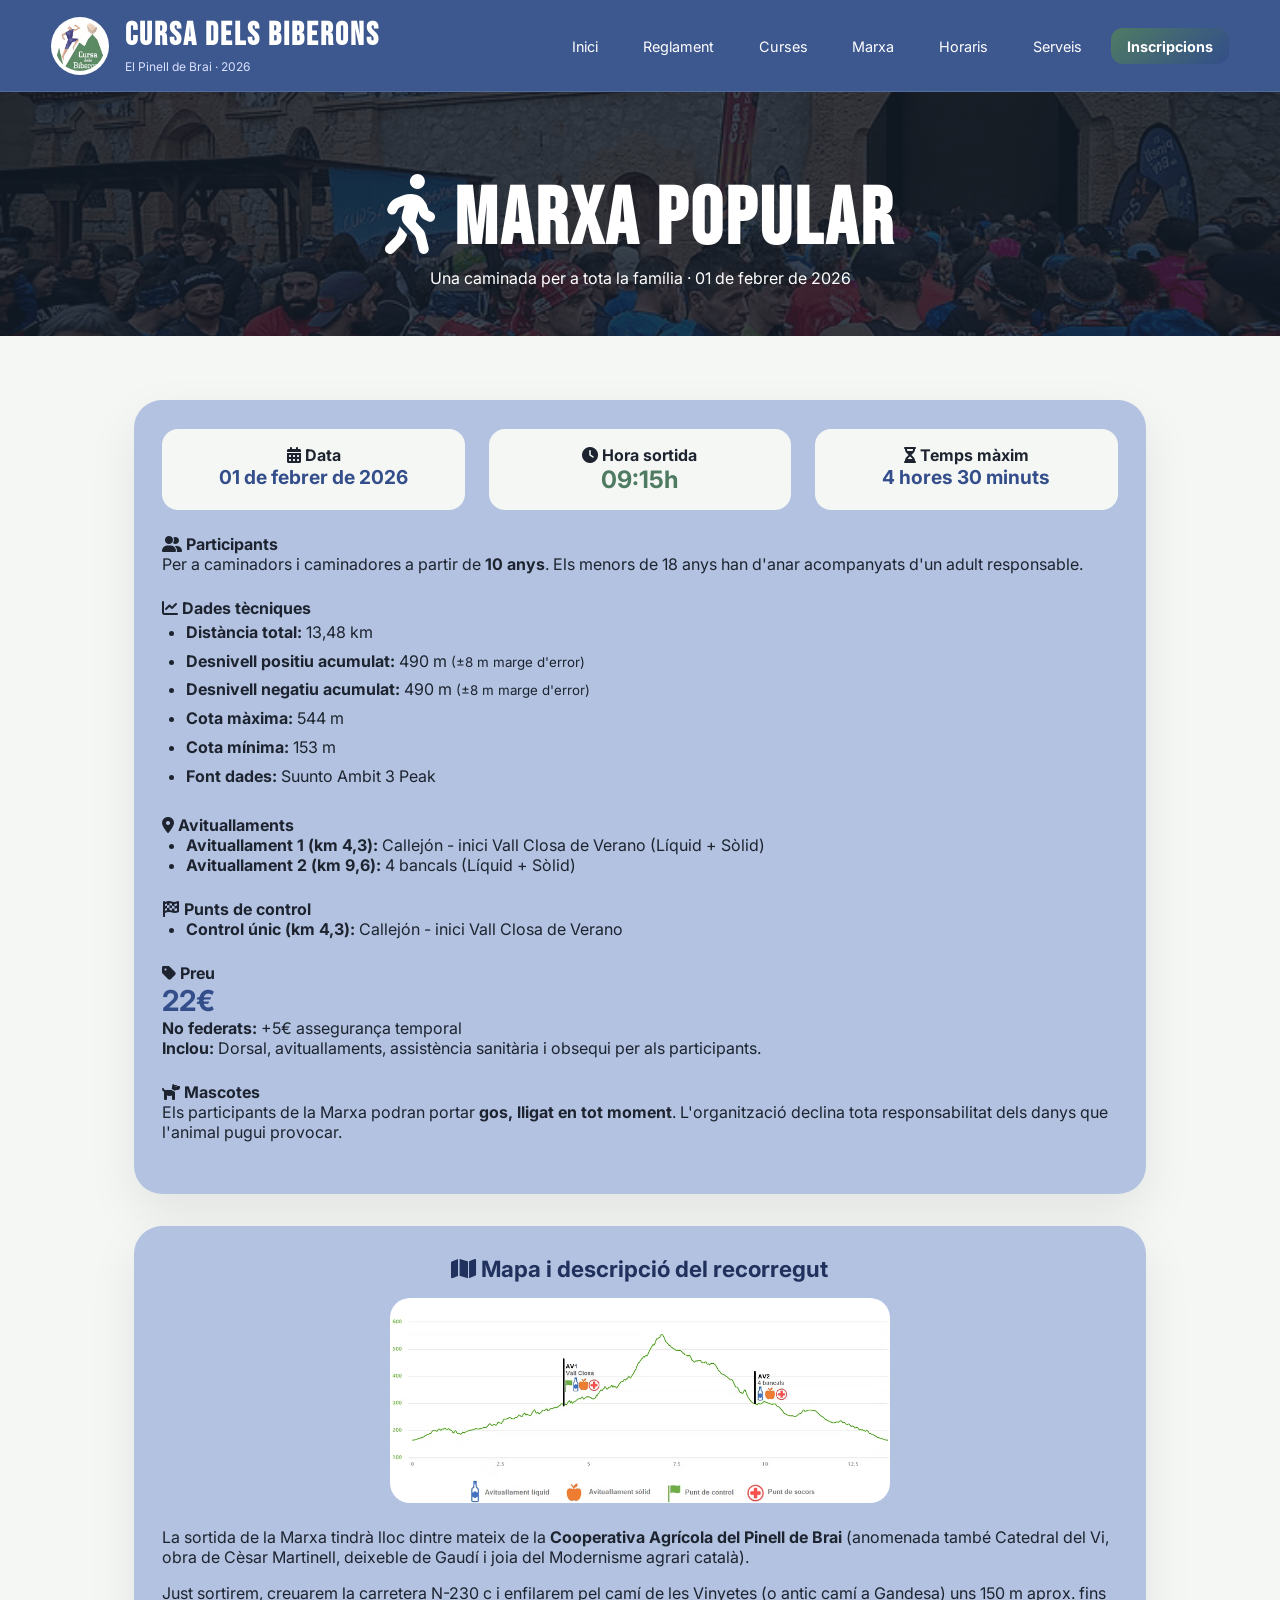
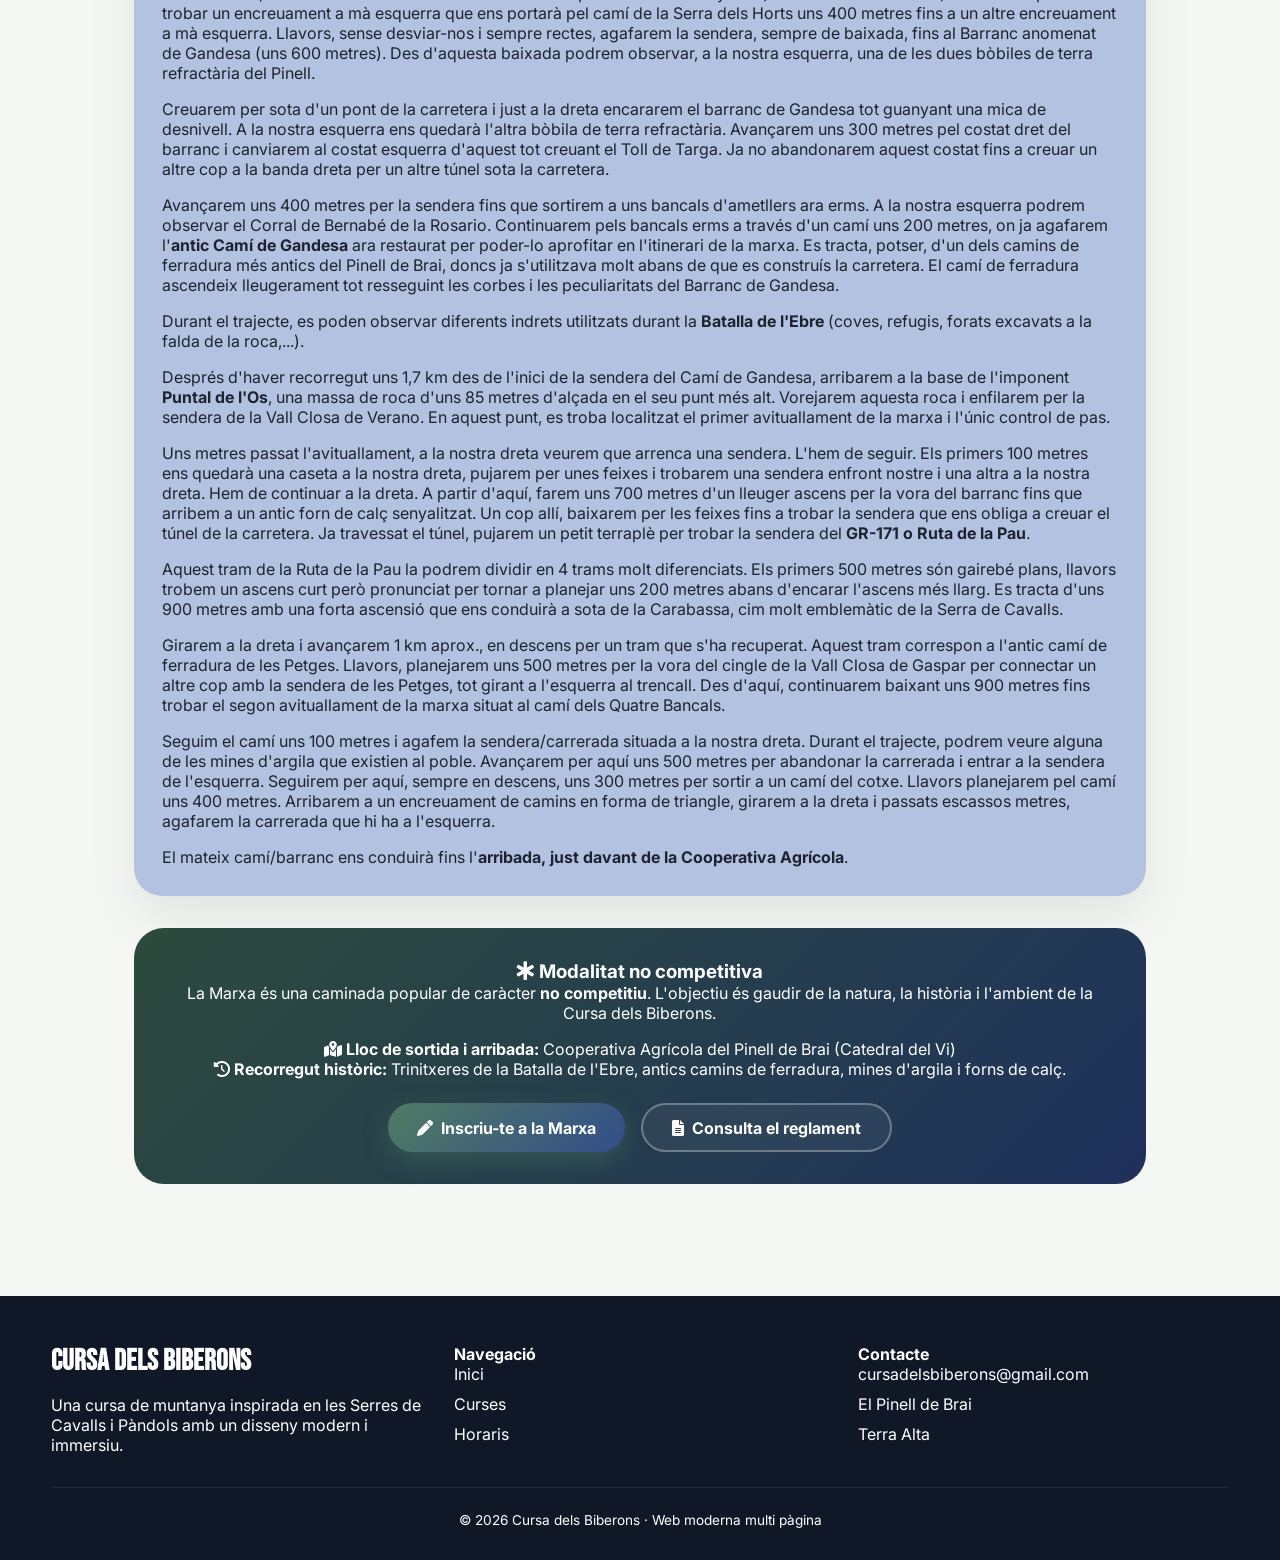
<file: marxa.html>
<!DOCTYPE html>
<html lang="ca">
<head>
<meta charset="UTF-8">
<meta name="viewport" content="width=device-width,initial-scale=1.0">
<title>Marxa Popular - Cursa dels Biberons</title>
<link rel="stylesheet" href="style.css">
</head>
<body>

<section class="page-header">
  <div class="container">
    <h1><i class="fas fa-person-walking"></i> Marxa Popular</h1>
    <p>Una caminada per a tota la família · 01 de febrer de 2026</p>
  </div>
</section>

<section class="section">
  <div class="container">
    
    <!-- Targeta principal d'informació -->
    <div class="card" style="margin-bottom: 2rem;">
      <div class="card-content">
        <div style="display: grid; grid-template-columns: repeat(auto-fit, minmax(250px,1fr)); gap: 1.5rem; margin-bottom: 1.5rem;">
          <div style="background: var(--light); padding: 1rem; border-radius: 16px; text-align: center;">
            <h4><i class="fas fa-calendar-alt"></i> Data</h4>
            <p style="font-size: 1.2rem; font-weight: bold; color: var(--blue);">01 de febrer de 2026</p>
          </div>
          <div style="background: var(--light); padding: 1rem; border-radius: 16px; text-align: center;">
            <h4><i class="fas fa-clock"></i> Hora sortida</h4>
            <p style="font-size: 1.5rem; font-weight: bold; color: var(--green);">09:15h</p>
          </div>
          <div style="background: var(--light); padding: 1rem; border-radius: 16px; text-align: center;">
            <h4><i class="fas fa-hourglass-half"></i> Temps màxim</h4>
            <p style="font-size: 1.2rem; font-weight: bold; color: var(--blue);">4 hores 30 minuts</p>
          </div>
        </div>

        <div style="margin-bottom: 1.5rem;">
          <h4><i class="fas fa-user-friends"></i> Participants</h4>
          <p>Per a caminadors i caminadores a partir de <strong>10 anys</strong>. Els menors de 18 anys han d'anar acompanyats d'un adult responsable.</p>
        </div>

        <div style="margin-bottom: 1.5rem;">
          <h4><i class="fas fa-chart-line"></i> Dades tècniques</h4>
          <ul style="margin-left: 1.5rem; line-height: 1.8;">
            <li><strong>Distància total:</strong> 13,48 km</li>
            <li><strong>Desnivell positiu acumulat:</strong> 490 m <small>(±8 m marge d'error)</small></li>
            <li><strong>Desnivell negatiu acumulat:</strong> 490 m <small>(±8 m marge d'error)</small></li>
            <li><strong>Cota màxima:</strong> 544 m</li>
            <li><strong>Cota mínima:</strong> 153 m</li>
            <li><strong>Font dades:</strong> Suunto Ambit 3 Peak</li>
          </ul>
        </div>

        <div style="margin-bottom: 1.5rem;">
          <h4><i class="fas fa-map-marker-alt"></i> Avituallaments</h4>
          <ul style="margin-left: 1.5rem;">
            <li><strong>Avituallament 1 (km 4,3):</strong> Callejón - inici Vall Closa de Verano (Líquid + Sòlid)</li>
            <li><strong>Avituallament 2 (km 9,6):</strong> 4 bancals (Líquid + Sòlid)</li>
          </ul>
        </div>

        <div style="margin-bottom: 1.5rem;">
          <h4><i class="fas fa-flag-checkered"></i> Punts de control</h4>
          <ul style="margin-left: 1.5rem;">
            <li><strong>Control únic (km 4,3):</strong> Callejón - inici Vall Closa de Verano</li>
          </ul>
        </div>

        <div style="margin-bottom: 1.5rem;">
          <h4><i class="fas fa-tag"></i> Preu</h4>
          <p style="font-size: 1.8rem; font-weight: bold; color: var(--blue);">22€</p>
          <p><strong>No federats:</strong> +5€ assegurança temporal</p>
          <p><strong>Inclou:</strong> Dorsal, avituallaments, assistència sanitària i obsequi per als participants.</p>
        </div>

        <div style="margin-bottom: 1.5rem;">
          <h4><i class="fas fa-dog"></i> Mascotes</h4>
          <p>Els participants de la Marxa podran portar <strong>gos, lligat en tot moment</strong>. L'organització declina tota responsabilitat dels danys que l'animal pugui provocar.</p>
        </div>
      </div>
    </div>

    <!-- Descripció del recorregut amb mapa -->
    <div class="card" style="margin-bottom: 2rem;">
      <div class="card-content">
        <h3 style="text-align:center;"><i class="fas fa-map"></i> Mapa i descripció del recorregut</h3>
        
        <div style="margin-top: 1rem; text-align: center;">
          <!-- Mapa del recorregut de la Marxa - mida fixa i centrada -->
          <div style="display: flex; justify-content: center; margin-bottom: 1.5rem;">
            <img src="images/recorregut_marxa.png" alt="Recorregut Marxa Popular" style="width: 80%; max-width: 500px; height: auto; border-radius: 20px; display: block;">
          </div>
          
          <p style="text-align: left;">La sortida de la Marxa tindrà lloc dintre mateix de la <strong>Cooperativa Agrícola del Pinell de Brai</strong> (anomenada també Catedral del Vi, obra de Cèsar Martinell, deixeble de Gaudí i joia del Modernisme agrari català).</p>
          
          <p style="margin-top: 1rem; text-align: left;">Just sortirem, creuarem la carretera N-230 c i enfilarem pel camí de les Vinyetes (o antic camí a Gandesa) uns 150 m aprox. fins trobar un encreuament a mà esquerra que ens portarà pel camí de la Serra dels Horts uns 400 metres fins a un altre encreuament a mà esquerra. Llavors, sense desviar-nos i sempre rectes, agafarem la sendera, sempre de baixada, fins al Barranc anomenat de Gandesa (uns 600 metres). Des d'aquesta baixada podrem observar, a la nostra esquerra, una de les dues bòbiles de terra refractària del Pinell.</p>
          
          <p style="margin-top: 1rem; text-align: left;">Creuarem per sota d'un pont de la carretera i just a la dreta encararem el barranc de Gandesa tot guanyant una mica de desnivell. A la nostra esquerra ens quedarà l'altra bòbila de terra refractària. Avançarem uns 300 metres pel costat dret del barranc i canviarem al costat esquerra d'aquest tot creuant el Toll de Targa. Ja no abandonarem aquest costat fins a creuar un altre cop a la banda dreta per un altre túnel sota la carretera.</p>
          
          <p style="margin-top: 1rem; text-align: left;">Avançarem uns 400 metres per la sendera fins que sortirem a uns bancals d'ametllers ara erms. A la nostra esquerra podrem observar el Corral de Bernabé de la Rosario. Continuarem pels bancals erms a través d'un camí uns 200 metres, on ja agafarem l'<strong>antic Camí de Gandesa</strong> ara restaurat per poder-lo aprofitar en l'itinerari de la marxa. Es tracta, potser, d'un dels camins de ferradura més antics del Pinell de Brai, doncs ja s'utilitzava molt abans de que es construís la carretera. El camí de ferradura ascendeix lleugerament tot resseguint les corbes i les peculiaritats del Barranc de Gandesa.</p>
          
          <p style="margin-top: 1rem; text-align: left;">Durant el trajecte, es poden observar diferents indrets utilitzats durant la <strong>Batalla de l'Ebre</strong> (coves, refugis, forats excavats a la falda de la roca,...).</p>
          
          <p style="margin-top: 1rem; text-align: left;">Després d'haver recorregut uns 1,7 km des de l'inici de la sendera del Camí de Gandesa, arribarem a la base de l'imponent <strong>Puntal de l'Os</strong>, una massa de roca d'uns 85 metres d'alçada en el seu punt més alt. Vorejarem aquesta roca i enfilarem per la sendera de la Vall Closa de Verano. En aquest punt, es troba localitzat el primer avituallament de la marxa i l'únic control de pas.</p>
          
          <p style="margin-top: 1rem; text-align: left;">Uns metres passat l'avituallament, a la nostra dreta veurem que arrenca una sendera. L'hem de seguir. Els primers 100 metres ens quedarà una caseta a la nostra dreta, pujarem per unes feixes i trobarem una sendera enfront nostre i una altra a la nostra dreta. Hem de continuar a la dreta. A partir d'aquí, farem uns 700 metres d'un lleuger ascens per la vora del barranc fins que arribem a un antic forn de calç senyalitzat. Un cop allí, baixarem per les feixes fins a trobar la sendera que ens obliga a creuar el túnel de la carretera. Ja travessat el túnel, pujarem un petit terraplè per trobar la sendera del <strong>GR-171 o Ruta de la Pau</strong>.</p>
          
          <p style="margin-top: 1rem; text-align: left;">Aquest tram de la Ruta de la Pau la podrem dividir en 4 trams molt diferenciats. Els primers 500 metres són gairebé plans, llavors trobem un ascens curt però pronunciat per tornar a planejar uns 200 metres abans d'encarar l'ascens més llarg. Es tracta d'uns 900 metres amb una forta ascensió que ens conduirà a sota de la Carabassa, cim molt emblemàtic de la Serra de Cavalls.</p>
          
          <p style="margin-top: 1rem; text-align: left;">Girarem a la dreta i avançarem 1 km aprox., en descens per un tram que s'ha recuperat. Aquest tram correspon a l'antic camí de ferradura de les Petges. Llavors, planejarem uns 500 metres per la vora del cingle de la Vall Closa de Gaspar per connectar un altre cop amb la sendera de les Petges, tot girant a l'esquerra al trencall. Des d'aquí, continuarem baixant uns 900 metres fins trobar el segon avituallament de la marxa situat al camí dels Quatre Bancals.</p>
          
          <p style="margin-top: 1rem; text-align: left;">Seguim el camí uns 100 metres i agafem la sendera/carrerada situada a la nostra dreta. Durant el trajecte, podrem veure alguna de les mines d'argila que existien al poble. Avançarem per aquí uns 500 metres per abandonar la carrerada i entrar a la sendera de l'esquerra. Seguirem per aquí, sempre en descens, uns 300 metres per sortir a un camí del cotxe. Llavors planejarem pel camí uns 400 metres. Arribarem a un encreuament de camins en forma de triangle, girarem a la dreta i passats escassos metres, agafarem la carrerada que hi ha a l'esquerra.</p>
          
          <p style="margin-top: 1rem; text-align: left;">El mateix camí/barranc ens conduirà fins l'<strong>arribada, just davant de la Cooperativa Agrícola</strong>.</p>
        </div>
      </div>
    </div>

    <!-- Informació addicional -->
    <div class="info-banner" style="text-align: center; margin-top: 1rem;">
      <h3><i class="fas fa-star-of-life"></i> Modalitat no competitiva</h3>
      <p>La Marxa és una caminada popular de caràcter <strong>no competitiu</strong>. L'objectiu és gaudir de la natura, la història i l'ambient de la Cursa dels Biberons.</p>
      <p style="margin-top: 1rem;"><i class="fas fa-map-marked-alt"></i> <strong>Lloc de sortida i arribada:</strong> Cooperativa Agrícola del Pinell de Brai (Catedral del Vi)</p>
      <p><i class="fas fa-history"></i> <strong>Recorregut històric:</strong> Trinitxeres de la Batalla de l'Ebre, antics camins de ferradura, mines d'argila i forns de calç.</p>
      
      <div class="hero-buttons" style="justify-content: center; margin-top: 1.5rem;">
        <a href="inscripcions.html" class="btn btn-primary"><i class="fas fa-pen"></i> Inscriu-te a la Marxa</a>
        <a href="reglament.html" class="btn btn-secondary"><i class="fas fa-file-alt"></i> Consulta el reglament</a>
      </div>
    </div>

  </div>
</section>

<script src="layout.js"></script>
</body>
</html>
</file>
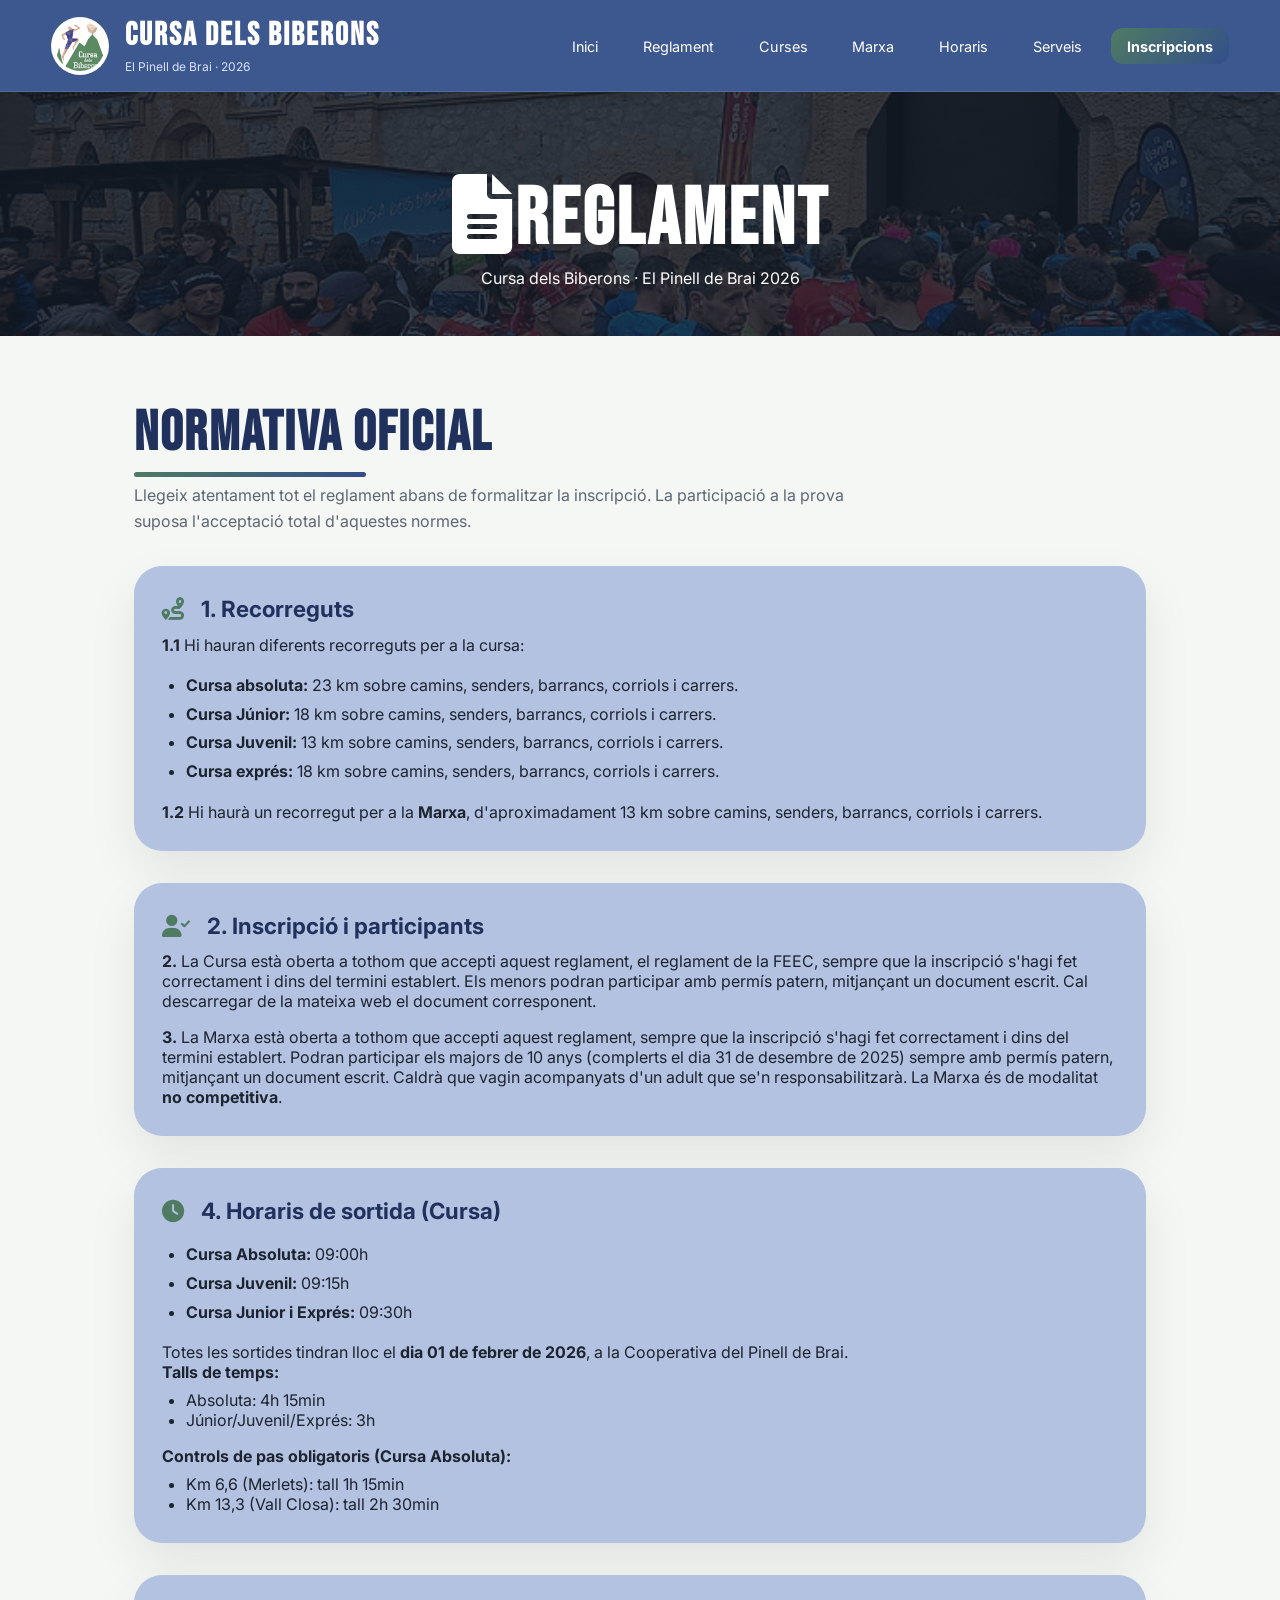
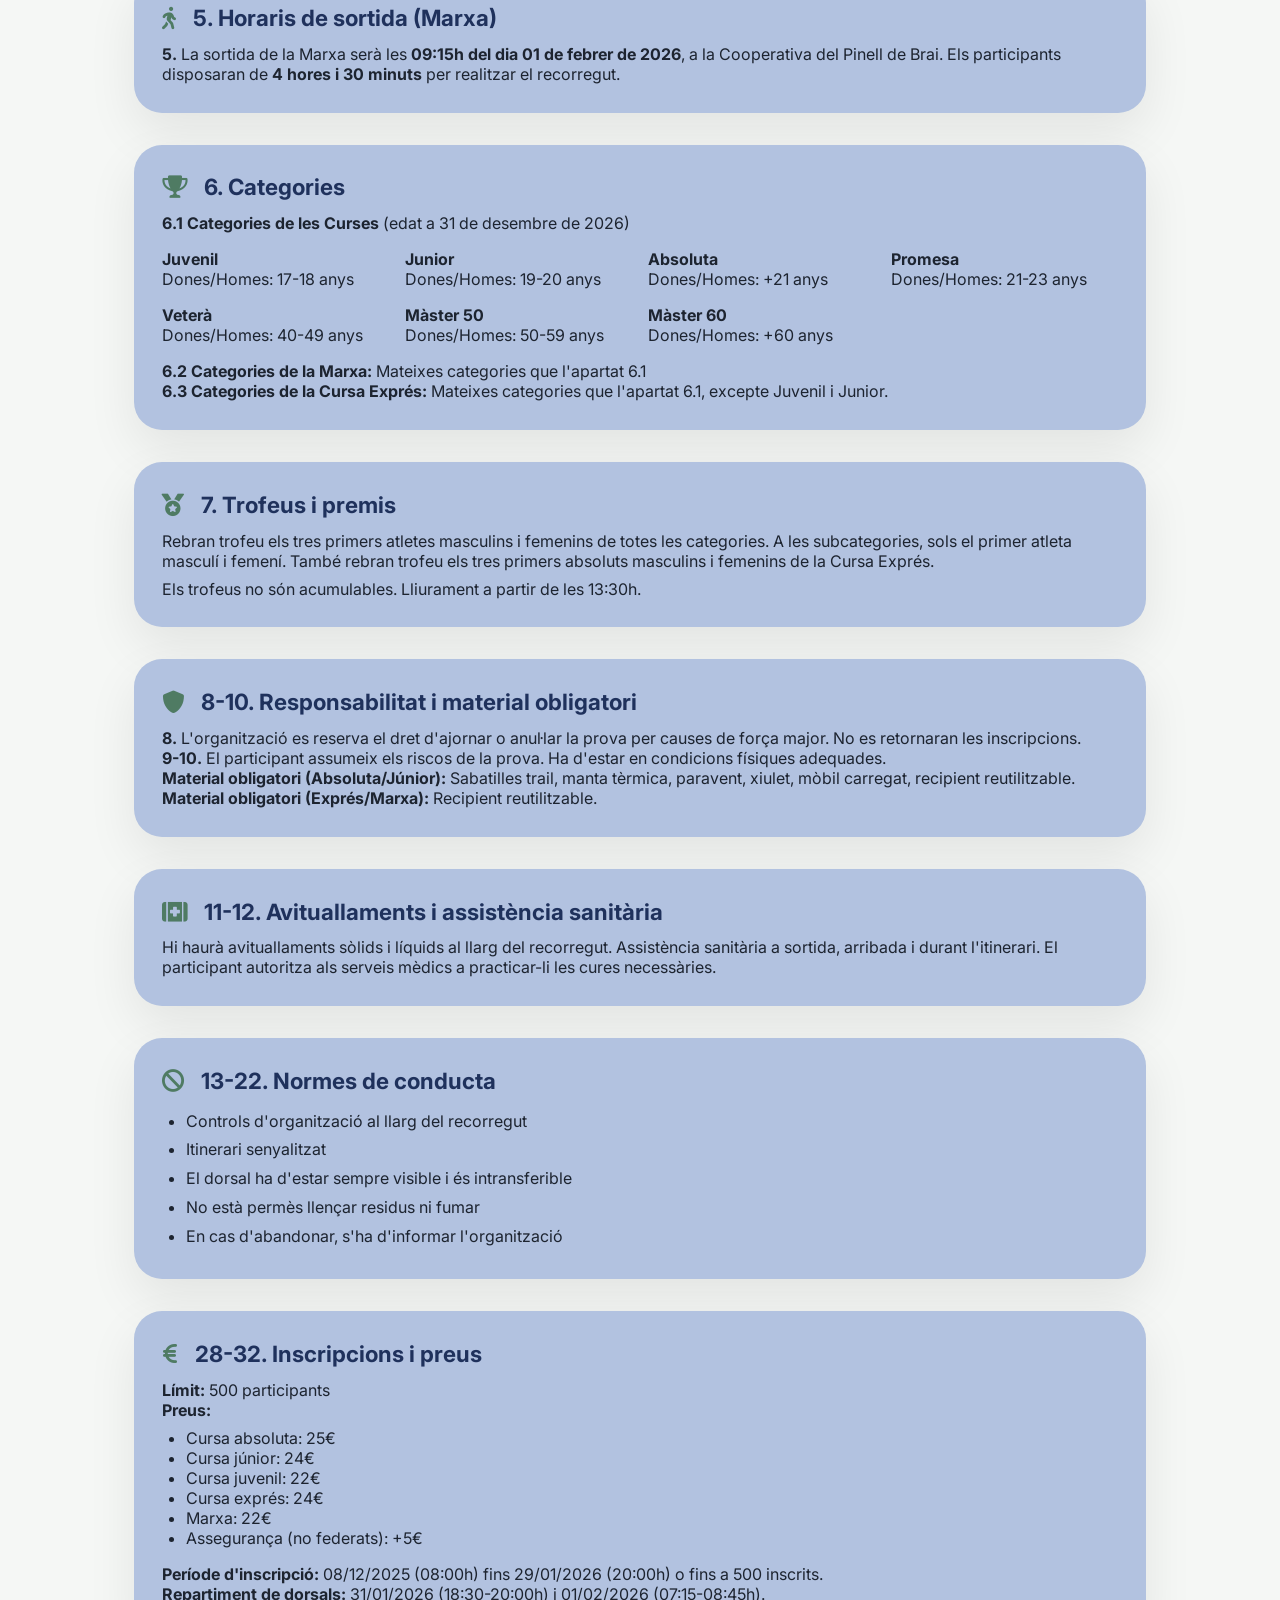
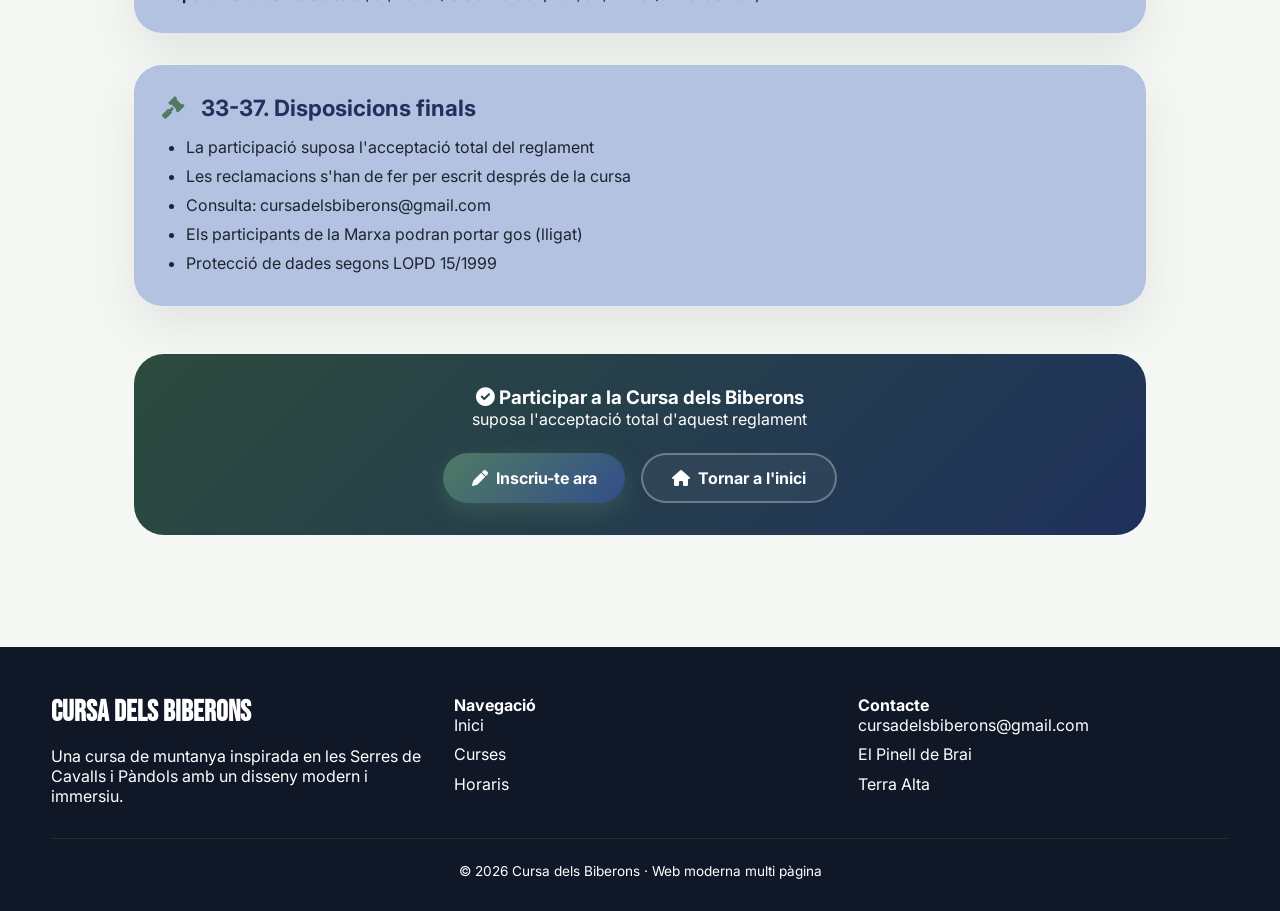
<file: reglament.html>
<!DOCTYPE html>
<html lang="ca">
<head>
<meta charset="UTF-8">
<meta name="viewport" content="width=device-width,initial-scale=1.0">
<title>Reglament - Cursa dels Biberons</title>
<link rel="stylesheet" href="style.css">
</head>
<body>

<section class="page-header">
  <div class="container">
    <h1><i class="fas fa-file-alt"></i>Reglament</h1>
    <p>Cursa dels Biberons · El Pinell de Brai 2026</p>
  </div>
</section>

<section class="section">
  <div class="container">
    <h2 class="section-title"> Normativa oficial</h2>
    <p class="section-desc">Llegeix atentament tot el reglament abans de formalitzar la inscripció. La participació a la prova suposa l'acceptació total d'aquestes normes.</p>

    <!-- Recorreguts -->
    <div class="card" style="margin-bottom: 2rem;">
      <div class="card-content">
        <h3><i class="fas fa-route" style="margin-right: 0.75rem; color: var(--green);"></i> 1. Recorreguts</h3>
        <p><strong>1.1</strong> Hi hauran diferents recorreguts per a la cursa:</p>
        <ul style="margin: 1rem 0 0 1.5rem; line-height: 1.8;">
          <li><strong>Cursa absoluta:</strong> 23 km sobre camins, senders, barrancs, corriols i carrers.</li>
          <li><strong>Cursa Júnior:</strong> 18 km sobre camins, senders, barrancs, corriols i carrers.</li>
          <li><strong>Cursa Juvenil:</strong> 13 km sobre camins, senders, barrancs, corriols i carrers.</li>
          <li><strong>Cursa exprés:</strong> 18 km sobre camins, senders, barrancs, corriols i carrers.</li>
        </ul>
        <p style="margin-top: 1rem;"><strong>1.2</strong> Hi haurà un recorregut per a la <strong>Marxa</strong>, d'aproximadament 13 km sobre camins, senders, barrancs, corriols i carrers.</p>
      </div>
    </div>

    <!-- Inscripció i participants -->
    <div class="card" style="margin-bottom: 2rem;">
      <div class="card-content">
        <h3><i class="fas fa-user-check" style="margin-right: 0.75rem; color: var(--green);"></i> 2. Inscripció i participants</h3>
        <p><strong>2.</strong> La Cursa està oberta a tothom que accepti aquest reglament, el reglament de la FEEC, sempre que la inscripció s'hagi fet correctament i dins del termini establert. Els menors podran participar amb permís patern, mitjançant un document escrit. Cal descarregar de la mateixa web el document corresponent.</p>
        <p style="margin-top: 1rem;"><strong>3.</strong> La Marxa està oberta a tothom que accepti aquest reglament, sempre que la inscripció s'hagi fet correctament i dins del termini establert. Podran participar els majors de 10 anys (complerts el dia 31 de desembre de 2025) sempre amb permís patern, mitjançant un document escrit. Caldrà que vagin acompanyats d'un adult que se'n responsabilitzarà. La Marxa és de modalitat <strong>no competitiva</strong>.</p>
      </div>
    </div>

    <!-- Horaris i sortides -->
    <div class="card" style="margin-bottom: 2rem;">
      <div class="card-content">
        <h3><i class="fas fa-clock" style="margin-right: 0.75rem; color: var(--green);"></i> 4. Horaris de sortida (Cursa)</h3>
        <ul style="margin: 1rem 0 0 1.5rem; line-height: 1.8;">
          <li><strong>Cursa Absoluta:</strong> 09:00h</li>
          <li><strong>Cursa Juvenil:</strong> 09:15h</li>
          <li><strong>Cursa Junior i Exprés:</strong> 09:30h</li>
        </ul>
        <p style="margin-top: 1rem;">Totes les sortides tindran lloc el <strong>dia 01 de febrer de 2026</strong>, a la Cooperativa del Pinell de Brai.</p>
        <p><strong>Talls de temps:</strong></p>
        <ul style="margin: 0.5rem 0 0 1.5rem;">
          <li>Absoluta: 4h 15min</li>
          <li>Júnior/Juvenil/Exprés: 3h</li>
        </ul>
        <p style="margin-top: 1rem;"><strong>Controls de pas obligatoris (Cursa Absoluta):</strong></p>
        <ul style="margin: 0.5rem 0 0 1.5rem;">
          <li>Km 6,6 (Merlets): tall 1h 15min</li>
          <li>Km 13,3 (Vall Closa): tall 2h 30min</li>
        </ul>
      </div>
    </div>

    <!-- Marxa -->
    <div class="card" style="margin-bottom: 2rem;">
      <div class="card-content">
        <h3><i class="fas fa-person-walking" style="margin-right: 0.75rem; color: var(--green);"></i> 5. Horaris de sortida (Marxa)</h3>
        <p><strong>5.</strong> La sortida de la Marxa serà les <strong>09:15h del dia 01 de febrer de 2026</strong>, a la Cooperativa del Pinell de Brai. Els participants disposaran de <strong>4 hores i 30 minuts</strong> per realitzar el recorregut.</p>
      </div>
    </div>

    <!-- Categories -->
    <div class="card" style="margin-bottom: 2rem;">
      <div class="card-content">
        <h3><i class="fas fa-trophy" style="margin-right: 0.75rem; color: var(--green);"></i> 6. Categories</h3>
        <p><strong>6.1 Categories de les Curses</strong> (edat a 31 de desembre de 2026)</p>
        <div style="display: grid; grid-template-columns: repeat(auto-fit, minmax(200px,1fr)); gap: 1rem; margin: 1rem 0;">
          <div><strong>Juvenil</strong><br>Dones/Homes: 17-18 anys</div>
          <div><strong>Junior</strong><br>Dones/Homes: 19-20 anys</div>
          <div><strong>Absoluta</strong><br>Dones/Homes: +21 anys</div>
          <div><strong>Promesa</strong><br>Dones/Homes: 21-23 anys</div>
          <div><strong>Veterà</strong><br>Dones/Homes: 40-49 anys</div>
          <div><strong>Màster 50</strong><br>Dones/Homes: 50-59 anys</div>
          <div><strong>Màster 60</strong><br>Dones/Homes: +60 anys</div>
        </div>
        <p><strong>6.2 Categories de la Marxa:</strong> Mateixes categories que l'apartat 6.1</p>
        <p><strong>6.3 Categories de la Cursa Exprés:</strong> Mateixes categories que l'apartat 6.1, excepte Juvenil i Junior.</p>
      </div>
    </div>

    <!-- Premis -->
    <div class="card" style="margin-bottom: 2rem;">
      <div class="card-content">
        <h3><i class="fas fa-medal" style="margin-right: 0.75rem; color: var(--green);"></i> 7. Trofeus i premis</h3>
        <p>Rebran trofeu els tres primers atletes masculins i femenins de totes les categories. A les subcategories, sols el primer atleta masculí i femení. També rebran trofeu els tres primers absoluts masculins i femenins de la Cursa Exprés.</p>
        <p style="margin-top: 0.5rem;">Els trofeus no són acumulables. Lliurament a partir de les 13:30h.</p>
      </div>
    </div>

    <!-- Responsabilitat i material -->
    <div class="card" style="margin-bottom: 2rem;">
      <div class="card-content">
        <h3><i class="fas fa-shield-alt" style="margin-right: 0.75rem; color: var(--green);"></i> 8-10. Responsabilitat i material obligatori</h3>
        <p><strong>8.</strong> L'organització es reserva el dret d'ajornar o anul·lar la prova per causes de força major. No es retornaran les inscripcions.</p>
        <p><strong>9-10.</strong> El participant assumeix els riscos de la prova. Ha d'estar en condicions físiques adequades.</p>
        <p><strong>Material obligatori (Absoluta/Júnior):</strong> Sabatilles trail, manta tèrmica, paravent, xiulet, mòbil carregat, recipient reutilitzable.</p>
        <p><strong>Material obligatori (Exprés/Marxa):</strong> Recipient reutilitzable.</p>
      </div>
    </div>

    <!-- Avituallaments i sanitat -->
    <div class="card" style="margin-bottom: 2rem;">
      <div class="card-content">
        <h3><i class="fas fa-kit-medical" style="margin-right: 0.75rem; color: var(--green);"></i> 11-12. Avituallaments i assistència sanitària</h3>
        <p>Hi haurà avituallaments sòlids i líquids al llarg del recorregut. Assistència sanitària a sortida, arribada i durant l'itinerari. El participant autoritza als serveis mèdics a practicar-li les cures necessàries.</p>
      </div>
    </div>

    <!-- Normes de la prova -->
    <div class="card" style="margin-bottom: 2rem;">
      <div class="card-content">
        <h3><i class="fas fa-ban" style="margin-right: 0.75rem; color: var(--green);"></i> 13-22. Normes de conducta</h3>
        <ul style="margin: 0.5rem 0 0 1.5rem; line-height: 1.8;">
          <li>Controls d'organització al llarg del recorregut</li>
          <li>Itinerari senyalitzat</li>
          <li>El dorsal ha d'estar sempre visible i és intransferible</li>
          <li>No està permès llençar residus ni fumar</li>
          <li>En cas d'abandonar, s'ha d'informar l'organització</li>
        </ul>
      </div>
    </div>

    <!-- Inscripcions i preus -->
    <div class="card" style="margin-bottom: 2rem;">
      <div class="card-content">
        <h3><i class="fas fa-euro-sign" style="margin-right: 0.75rem; color: var(--green);"></i> 28-32. Inscripcions i preus</h3>
        <p><strong>Límit:</strong> 500 participants</p>
        <p><strong>Preus:</strong></p>
        <ul style="margin: 0.5rem 0 0 1.5rem;">
          <li>Cursa absoluta: 25€</li>
          <li>Cursa júnior: 24€</li>
          <li>Cursa juvenil: 22€</li>
          <li>Cursa exprés: 24€</li>
          <li>Marxa: 22€</li>
          <li>Assegurança (no federats): +5€</li>
        </ul>
        <p style="margin-top: 1rem;"><strong>Període d'inscripció:</strong> 08/12/2025 (08:00h) fins 29/01/2026 (20:00h) o fins a 500 inscrits.</p>
        <p><strong>Repartiment de dorsals:</strong> 31/01/2026 (18:30-20:00h) i 01/02/2026 (07:15-08:45h).</p>
      </div>
    </div>

    <!-- Normativa final -->
    <div class="card" style="margin-bottom: 2rem;">
      <div class="card-content">
        <h3><i class="fas fa-gavel" style="margin-right: 0.75rem; color: var(--green);"></i> 33-37. Disposicions finals</h3>
        <ul style="margin: 0.5rem 0 0 1.5rem; line-height: 1.8;">
          <li>La participació suposa l'acceptació total del reglament</li>
          <li>Les reclamacions s'han de fer per escrit després de la cursa</li>
          <li>Consulta: cursadelsbiberons@gmail.com</li>
          <li>Els participants de la Marxa podran portar gos (lligat)</li>
          <li>Protecció de dades segons LOPD 15/1999</li>
        </ul>
      </div>
    </div>

    <!-- Acceptació -->
    <div class="info-banner" style="text-align: center; margin-top: 3rem;">
      <h3><i class="fas fa-check-circle"></i> Participar a la Cursa dels Biberons</h3>
      <p>suposa l'acceptació total d'aquest reglament</p>
      <div class="hero-buttons" style="justify-content: center; margin-top: 1.5rem;">
        <a href="inscripcions.html" class="btn btn-primary"><i class="fas fa-pen"></i> Inscriu-te ara</a>
        <a href="index.html" class="btn btn-secondary"><i class="fas fa-home"></i> Tornar a l'inici</a>
      </div>
    </div>
  </div>
</section>

<script src="layout.js"></script>
</body>
</html>
</file>
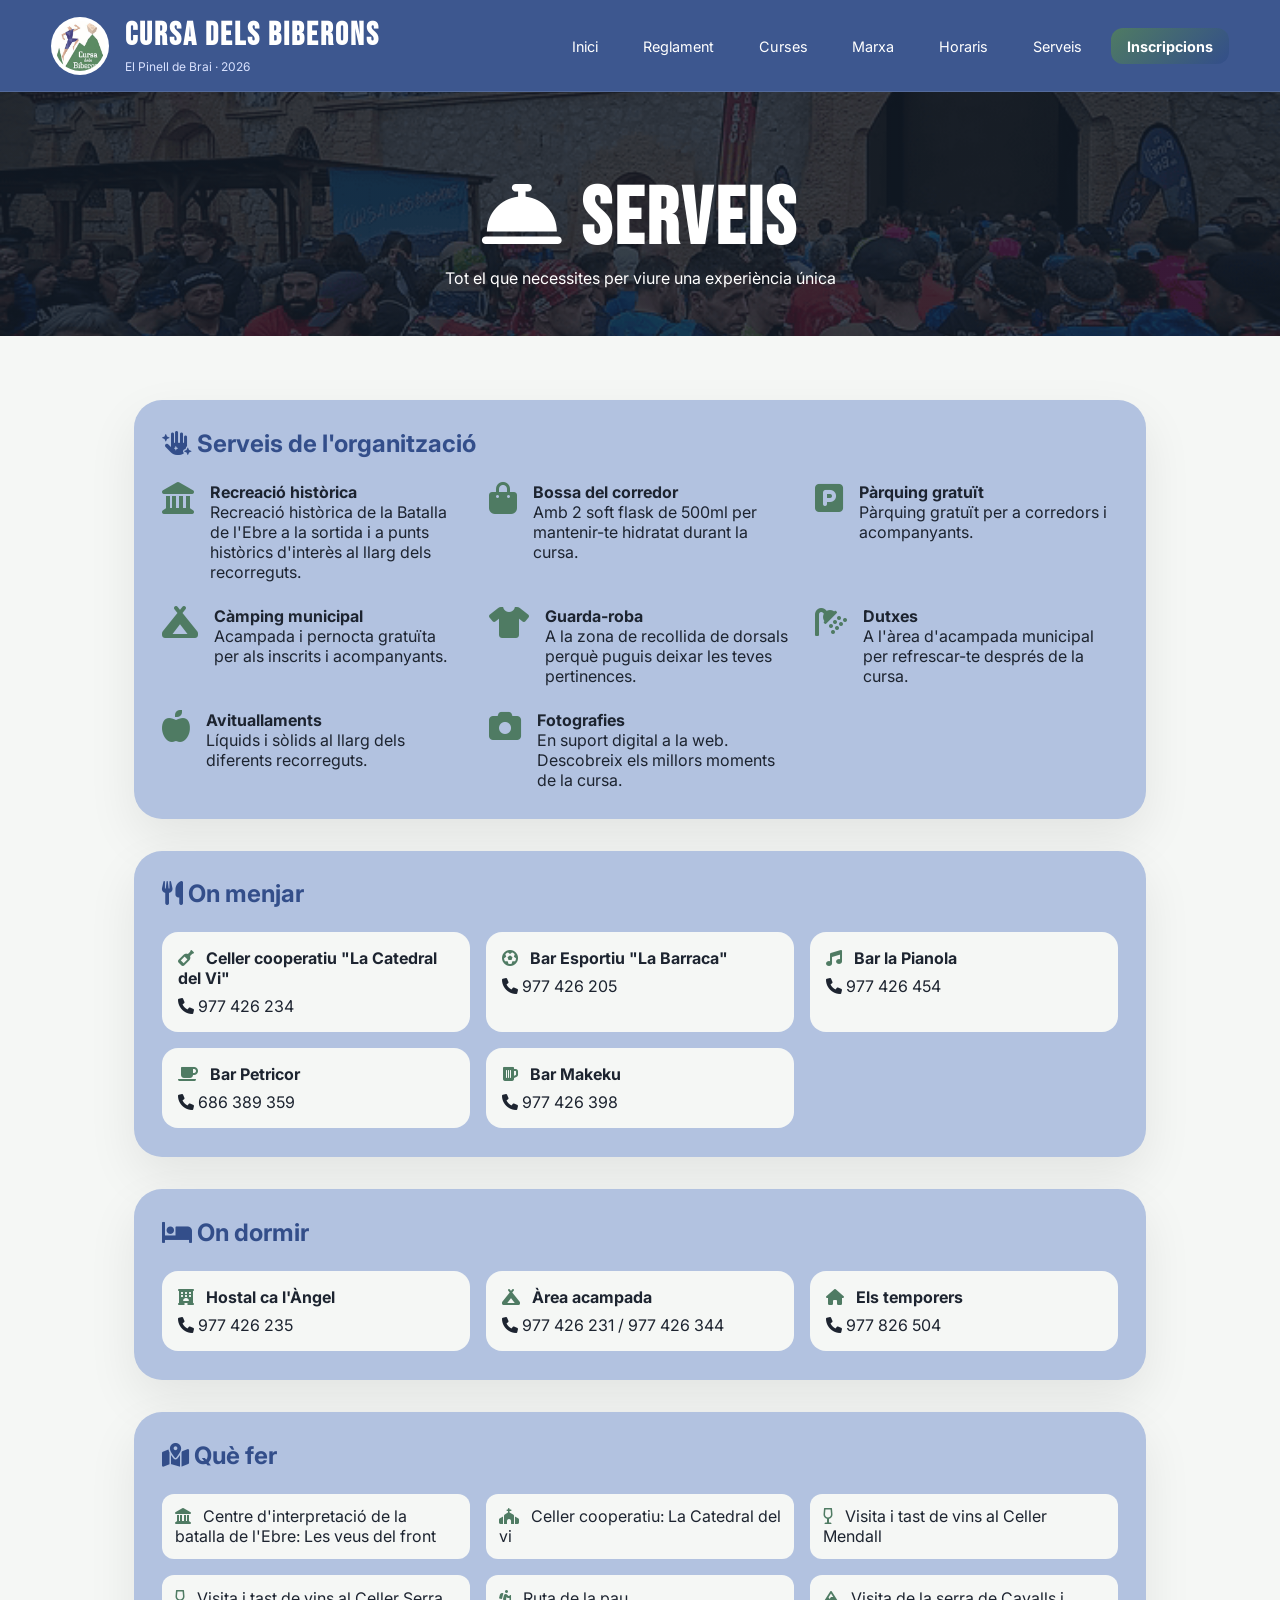
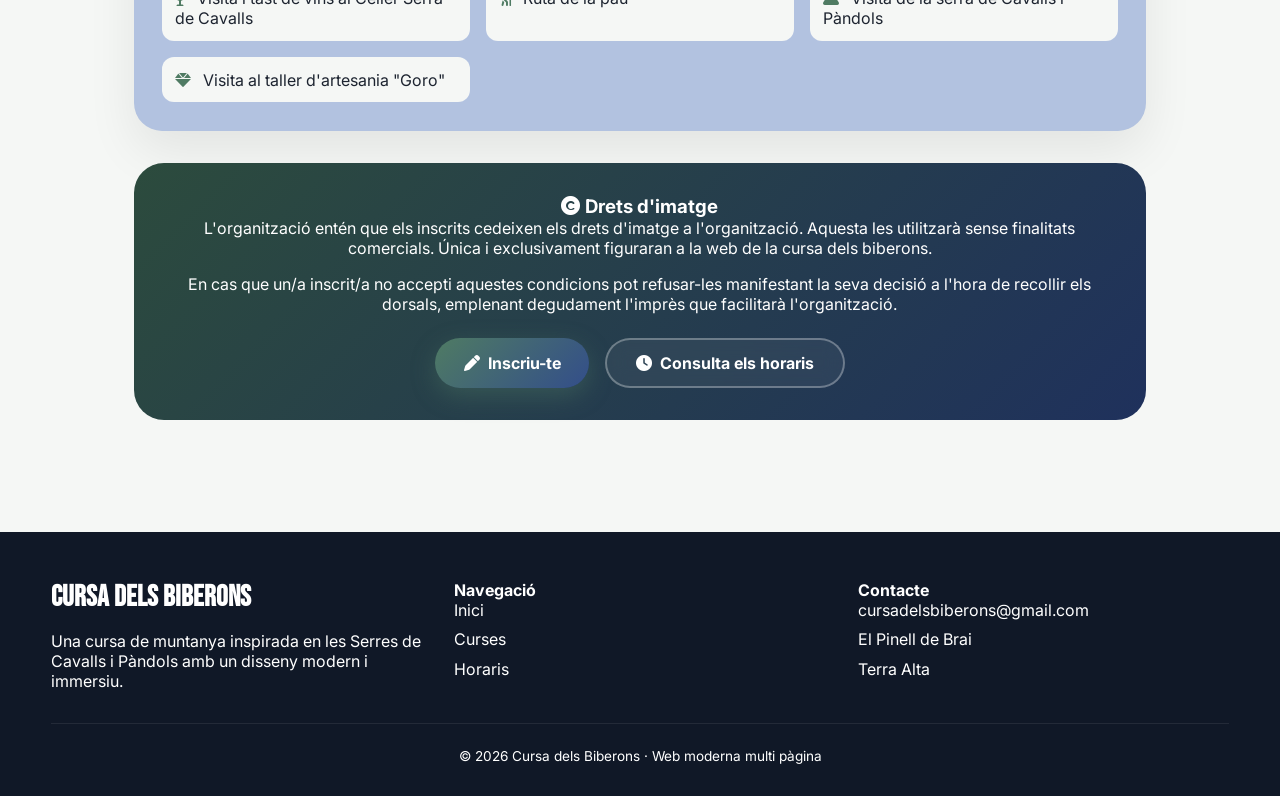
<file: serveis.html>
<!DOCTYPE html>
<html lang="ca">
<head>
<meta charset="UTF-8">
<meta name="viewport" content="width=device-width,initial-scale=1.0">
<title>Serveis - Cursa dels Biberons</title>
<link rel="stylesheet" href="style.css">
</head>
<body>

<section class="page-header">
  <div class="container">
    <h1><i class="fas fa-concierge-bell"></i> Serveis</h1>
    <p>Tot el que necessites per viure una experiència única</p>
  </div>
</section>

<section class="section">
  <div class="container">
    
    <!-- Serveis de l'organització -->
    <div class="card" style="margin-bottom: 2rem;">
      <div class="card-content">
        <h2 style="color: var(--blue); margin-bottom: 1.5rem;">
          <i class="fas fa-hand-sparkles"></i> Serveis de l'organització
        </h2>
        
        <div style="display: grid; grid-template-columns: repeat(auto-fit, minmax(280px,1fr)); gap: 1.5rem;">
          
          <div style="display: flex; gap: 1rem; align-items: flex-start;">
            <i class="fas fa-landmark" style="font-size: 2rem; color: var(--green);"></i>
            <div>
              <h4>Recreació històrica</h4>
              <p>Recreació històrica de la Batalla de l'Ebre a la sortida i a punts històrics d'interès al llarg dels recorreguts.</p>
            </div>
          </div>
          
          <div style="display: flex; gap: 1rem; align-items: flex-start;">
            <i class="fas fa-shopping-bag" style="font-size: 2rem; color: var(--green);"></i>
            <div>
              <h4>Bossa del corredor</h4>
              <p>Amb 2 soft flask de 500ml per mantenir-te hidratat durant la cursa.</p>
            </div>
          </div>
          
          <div style="display: flex; gap: 1rem; align-items: flex-start;">
            <i class="fas fa-parking" style="font-size: 2rem; color: var(--green);"></i>
            <div>
              <h4>Pàrquing gratuït</h4>
              <p>Pàrquing gratuït per a corredors i acompanyants.</p>
            </div>
          </div>
          
          <div style="display: flex; gap: 1rem; align-items: flex-start;">
            <i class="fas fa-campground" style="font-size: 2rem; color: var(--green);"></i>
            <div>
              <h4>Càmping municipal</h4>
              <p>Acampada i pernocta gratuïta per als inscrits i acompanyants.</p>
            </div>
          </div>
          
          <div style="display: flex; gap: 1rem; align-items: flex-start;">
            <i class="fas fa-tshirt" style="font-size: 2rem; color: var(--green);"></i>
            <div>
              <h4>Guarda-roba</h4>
              <p>A la zona de recollida de dorsals perquè puguis deixar les teves pertinences.</p>
            </div>
          </div>
          
          <div style="display: flex; gap: 1rem; align-items: flex-start;">
            <i class="fas fa-shower" style="font-size: 2rem; color: var(--green);"></i>
            <div>
              <h4>Dutxes</h4>
              <p>A l'àrea d'acampada municipal per refrescar-te després de la cursa.</p>
            </div>
          </div>
          
          <div style="display: flex; gap: 1rem; align-items: flex-start;">
            <i class="fas fa-apple-alt" style="font-size: 2rem; color: var(--green);"></i>
            <div>
              <h4>Avituallaments</h4>
              <p>Líquids i sòlids al llarg dels diferents recorreguts.</p>
            </div>
          </div>
          
          <div style="display: flex; gap: 1rem; align-items: flex-start;">
            <i class="fas fa-camera" style="font-size: 2rem; color: var(--green);"></i>
            <div>
              <h4>Fotografies</h4>
              <p>En suport digital a la web. Descobreix els millors moments de la cursa.</p>
            </div>
          </div>
          
        </div>
      </div>
    </div>

    <!-- On menjar -->
    <div class="card" style="margin-bottom: 2rem;">
      <div class="card-content">
        <h2 style="color: var(--blue); margin-bottom: 1.5rem;">
          <i class="fas fa-utensils"></i> On menjar
        </h2>
        
        <div style="display: grid; grid-template-columns: repeat(auto-fit, minmax(250px,1fr)); gap: 1rem;">
          
          <div style="background: var(--light); padding: 1rem; border-radius: 16px;">
            <i class="fas fa-wine-bottle" style="color: var(--green); margin-right: 0.5rem;"></i>
            <strong>Celler cooperatiu "La Catedral del Vi"</strong>
            <p style="margin-top: 0.5rem;"><i class="fas fa-phone"></i> 977 426 234</p>
          </div>
          
          <div style="background: var(--light); padding: 1rem; border-radius: 16px;">
            <i class="fas fa-futbol" style="color: var(--green); margin-right: 0.5rem;"></i>
            <strong>Bar Esportiu "La Barraca"</strong>
            <p style="margin-top: 0.5rem;"><i class="fas fa-phone"></i> 977 426 205</p>
          </div>
          
          <div style="background: var(--light); padding: 1rem; border-radius: 16px;">
            <i class="fas fa-music" style="color: var(--green); margin-right: 0.5rem;"></i>
            <strong>Bar la Pianola</strong>
            <p style="margin-top: 0.5rem;"><i class="fas fa-phone"></i> 977 426 454</p>
          </div>
          
          <div style="background: var(--light); padding: 1rem; border-radius: 16px;">
            <i class="fas fa-coffee" style="color: var(--green); margin-right: 0.5rem;"></i>
            <strong>Bar Petricor</strong>
            <p style="margin-top: 0.5rem;"><i class="fas fa-phone"></i> 686 389 359</p>
          </div>
          
          <div style="background: var(--light); padding: 1rem; border-radius: 16px;">
            <i class="fas fa-beer" style="color: var(--green); margin-right: 0.5rem;"></i>
            <strong>Bar Makeku</strong>
            <p style="margin-top: 0.5rem;"><i class="fas fa-phone"></i> 977 426 398</p>
          </div>
          
        </div>
      </div>
    </div>

    <!-- On dormir -->
    <div class="card" style="margin-bottom: 2rem;">
      <div class="card-content">
        <h2 style="color: var(--blue); margin-bottom: 1.5rem;">
          <i class="fas fa-bed"></i> On dormir
        </h2>
        
        <div style="display: grid; grid-template-columns: repeat(auto-fit, minmax(250px,1fr)); gap: 1rem;">
          
          <div style="background: var(--light); padding: 1rem; border-radius: 16px;">
            <i class="fas fa-hotel" style="color: var(--green); margin-right: 0.5rem;"></i>
            <strong>Hostal ca l'Àngel</strong>
            <p style="margin-top: 0.5rem;"><i class="fas fa-phone"></i> 977 426 235</p>
          </div>
          
          <div style="background: var(--light); padding: 1rem; border-radius: 16px;">
            <i class="fas fa-campground" style="color: var(--green); margin-right: 0.5rem;"></i>
            <strong>Àrea acampada</strong>
            <p style="margin-top: 0.5rem;"><i class="fas fa-phone"></i> 977 426 231 / 977 426 344</p>
          </div>
          
          <div style="background: var(--light); padding: 1rem; border-radius: 16px;">
            <i class="fas fa-home" style="color: var(--green); margin-right: 0.5rem;"></i>
            <strong>Els temporers</strong>
            <p style="margin-top: 0.5rem;"><i class="fas fa-phone"></i> 977 826 504</p>
          </div>
          
        </div>
      </div>
    </div>

    <!-- Què fer -->
    <div class="card" style="margin-bottom: 2rem;">
      <div class="card-content">
        <h2 style="color: var(--blue); margin-bottom: 1.5rem;">
          <i class="fas fa-map-marked-alt"></i> Què fer
        </h2>
        
        <div style="display: grid; grid-template-columns: repeat(auto-fit, minmax(260px,1fr)); gap: 1rem;">
          
          <div style="background: var(--light); padding: 0.8rem; border-radius: 12px;">
            <i class="fas fa-landmark" style="color: var(--green); margin-right: 0.5rem;"></i>
            Centre d'interpretació de la batalla de l'Ebre: Les veus del front
          </div>
          
          <div style="background: var(--light); padding: 0.8rem; border-radius: 12px;">
            <i class="fas fa-church" style="color: var(--green); margin-right: 0.5rem;"></i>
            Celler cooperatiu: La Catedral del vi
          </div>
          
          <div style="background: var(--light); padding: 0.8rem; border-radius: 12px;">
            <i class="fas fa-wine-glass-alt" style="color: var(--green); margin-right: 0.5rem;"></i>
            Visita i tast de vins al Celler Mendall
          </div>
          
          <div style="background: var(--light); padding: 0.8rem; border-radius: 12px;">
            <i class="fas fa-wine-glass-alt" style="color: var(--green); margin-right: 0.5rem;"></i>
            Visita i tast de vins al Celler Serra de Cavalls
          </div>
          
          <div style="background: var(--light); padding: 0.8rem; border-radius: 12px;">
            <i class="fas fa-hiking" style="color: var(--green); margin-right: 0.5rem;"></i>
            Ruta de la pau
          </div>
          
          <div style="background: var(--light); padding: 0.8rem; border-radius: 12px;">
            <i class="fas fa-mountain" style="color: var(--green); margin-right: 0.5rem;"></i>
            Visita de la serra de Cavalls i Pàndols
          </div>
          
          <div style="background: var(--light); padding: 0.8rem; border-radius: 12px;">
            <i class="fas fa-gem" style="color: var(--green); margin-right: 0.5rem;"></i>
            Visita al taller d'artesania "Goro"
          </div>
          
        </div>
      </div>
    </div>

    <!-- Drets d'imatge -->
    <div class="info-banner" style="text-align: center; margin-top: 1rem;">
      <h3><i class="fas fa-copyright"></i> Drets d'imatge</h3>
      <p>L'organització entén que els inscrits cedeixen els drets d'imatge a l'organització. Aquesta les utilitzarà sense finalitats comercials. Única i exclusivament figuraran a la web de la cursa dels biberons.</p>
      <p style="margin-top: 1rem;">En cas que un/a inscrit/a no accepti aquestes condicions pot refusar-les manifestant la seva decisió a l'hora de recollir els dorsals, emplenant degudament l'imprès que facilitarà l'organització.</p>
      
      <div class="hero-buttons" style="justify-content: center; margin-top: 1.5rem;">
        <a href="inscripcions.html" class="btn btn-primary"><i class="fas fa-pen"></i> Inscriu-te</a>
        <a href="horaris.html" class="btn btn-secondary"><i class="fas fa-clock"></i> Consulta els horaris</a>
      </div>
    </div>

  </div>
</section>

<script src="layout.js"></script>
</body>
</html>
</file>
<file: style.css>
/* ========== 1. IMPORTS I FONTS ========== */
@import url('https://fonts.googleapis.com/css2?family=Bebas+Neue&family=Inter:wght@300;400;500;600;700&display=swap');
@import url('https://cdnjs.cloudflare.com/ajax/libs/font-awesome/6.0.0-beta3/css/all.min.css');

/* ========== 2. VARIABLES I RESET ========== */
:root {
  --blue: #334e8a;
  --blue-dark: #1f315c;
  --green: #4f7b63;
  --green-dark: #2c4b3d;
  --light: #f5f7f5;
  --white: #ffffff;
  --text: #1d2430;
  --glass: rgba(255,255,255,.08);
  --border: rgba(255,255,255,.12);
}

* {
  margin: 0;
  padding: 0;
  box-sizing: border-box;
}

html {
  scroll-behavior: smooth;
}

body {
  font-family: 'Inter', sans-serif;
  background: var(--light);
  color: var(--text);
  overflow-x: hidden;
}

a {
  text-decoration: none;
  color: inherit;
}

/* ========== 3. CONTENIDOR GENERAL ========== */
.container {
  width: min(1200px, 92%);
  margin: auto;
}

/* ========== 4. NAVBAR AMB MENÚ HAMBURGUESA ========== */
.navbar {
  position: sticky;
  top: 0;
  z-index: 999;
  backdrop-filter: blur(14px);
  background: rgba(51, 78, 138, 0.95);
  border-bottom: 1px solid var(--border);
}

.nav-inner {
  display: flex;
  align-items: center;
  justify-content: space-between;
  flex-wrap: wrap;
  padding: 1rem 0;
  position: relative;
}

.logo {
  display: flex;
  align-items: center;
  gap: 1rem;
}

.logo img {
  width: 58px;
  height: 58px;
  border-radius: 50%;
  object-fit: cover;
  background: white;
  padding: 4px;
}

.logo-text h1 {
  font-family: 'Bebas Neue', sans-serif;
  color: white;
  letter-spacing: 2px;
  font-size: clamp(1.4rem, 5vw, 2rem);
}

.logo-text span {
  color: #d9e2ff;
  font-size: 0.75rem;
}

/* Botó hamburguesa */
.menu-toggle {
  display: none;
  background: none;
  border: none;
  cursor: pointer;
  padding: 0.5rem;
  z-index: 1000;
}

.menu-toggle i {
  font-size: 1.8rem;
  color: white;
  transition: transform 0.3s ease;
}

/* Checkbox ocult */
#menu-checkbox {
  display: none;
}

/* Enllaços de navegació */
.nav-links {
  display: flex;
  align-items: center;
  gap: 0.8rem;
  list-style: none;
  transition: all 0.3s ease;
}

.nav-links a {
  color: white;
  padding: 0.6rem 1rem;
  border-radius: 12px;
  transition: 0.3s;
  font-size: 0.9rem;
  white-space: nowrap;
}

.nav-links a:hover {
  background: rgba(255,255,255,0.15);
}

.nav-cta {
  background: linear-gradient(135deg, var(--green), var(--blue));
  font-weight: 700;
}

/* ========== ESTILS PER A MÒBIL (menys de 900px) ========== */
@media (max-width: 900px) {
  .menu-toggle {
    display: block;
  }

  .nav-links {
    display: none;
    width: 100%;
    flex-direction: column;
    align-items: stretch;
    gap: 0.3rem;
    margin-top: 1rem;
    padding: 1rem 0;
    border-top: 1px solid rgba(255,255,255,0.2);
  }

  .nav-links li {
    width: 100%;
  }

  .nav-links a {
    text-align: center;
    white-space: normal;
    padding: 0.8rem 1rem;
    display: block;
    width: 100%;
  }

  /* Separem millor el botó d'inscripcions */
  .nav-links li:last-child {
    margin-top: 0.3rem;
  }

  .nav-links li:last-child a {
    background: linear-gradient(135deg, var(--green), var(--blue));
  }

  #menu-checkbox:checked ~ .nav-links {
    display: flex;
  }

  .logo-text h1 {
    font-size: 1.2rem;
  }
  
  .logo-text span {
    font-size: 0.65rem;
  }
  
  .logo img {
    width: 45px;
    height: 45px;
  }
}

/* Pantalla gran */
@media (min-width: 901px) {
  .nav-links {
    display: flex !important;
  }
}

@media (max-width: 480px) {
  .logo-text h1 {
    font-size: 1rem;
  }
  
  .logo-text span {
    font-size: 0.6rem;
  }
  
  .logo img {
    width: 40px;
    height: 40px;
  }
  
  .menu-toggle i {
    font-size: 1.5rem;
  }
}

/* ========== 5. HERO ========== */
.hero {
  min-height: 92vh;
  position: relative;
  display: flex;
  align-items: center;
  overflow: hidden;
  background: linear-gradient(rgba(14,22,35,.65), rgba(14,22,35,.72)),
              url('images/cursa1.png') center/cover fixed;
}

.hero-serra {
  position: absolute;
  bottom: 0;
  left: 0;
  width: 100%;
  height: auto;
  z-index: 2;
  pointer-events: none;
  filter: brightness(0.7) saturate(0.6);
}

.hero-particles {
  position: absolute;
  inset: 0;
  z-index: 1;
  pointer-events: none;
}

.hero-particles span {
  position: absolute;
  display: block;
  width: 6px;
  height: 6px;
  background: rgba(255,255,255,0.5);
  border-radius: 50%;
  animation: floatParticle 8s infinite ease-in-out;
}

@keyframes floatParticle {
  0%, 100% { transform: translateY(0) scale(1); opacity: 0.3; }
  50% { transform: translateY(-35px) scale(1.4); opacity: 0.9; }
}

.hero-content {
  position: relative;
  z-index: 2;
  width: min(900px, 92%);
  margin: auto;
  text-align: center;
  color: white;
  animation: fadeInUp 1s ease-out;
}

@keyframes fadeInUp {
  from { opacity: 0; transform: translateY(50px); }
  to { opacity: 1; transform: translateY(0); }
}

.hero-sub {
  background: rgba(0,0,0,0.25);
  backdrop-filter: blur(8px);
  display: inline-block;
  padding: 0.5rem 1.8rem;
  border-radius: 50px;
  font-weight: 600;
  letter-spacing: 6px;
  font-size: 0.85rem;
  margin-bottom: 1rem;
}

.hero h1 {
  font-family: 'Bebas Neue', sans-serif;
  font-size: clamp(3rem, 11vw, 8rem);
  line-height: 0.9;
  letter-spacing: 4px;
}

.hero h1 span {
  background: linear-gradient(135deg, #8fc0a2, #c3e0cf);
  -webkit-background-clip: text;
  background-clip: text;
  color: transparent;
}

.hero p {
  max-width: 760px;
  margin: 1.5rem auto;
  line-height: 1.6;
  font-size: clamp(1rem, 4vw, 1.1rem);
}

.hero-buttons {
  display: flex;
  justify-content: center;
  gap: 1rem;
  flex-wrap: wrap;
  margin-top: 2rem;
}

.hero-wave {
  position: absolute;
  bottom: -2px;
  left: 0;
  width: 100%;
  z-index: 3;
  line-height: 0;
}

/* ========== 6. BOTONS ========== */
.btn {
  display: inline-flex;
  align-items: center;
  gap: 0.5rem;
  padding: 0.8rem 1.8rem;
  border-radius: 50px;
  font-weight: 700;
  transition: all 0.35s ease;
  cursor: pointer;
  border: none;
}

.btn-primary {
  background: linear-gradient(135deg, var(--green), var(--blue));
  color: white;
  box-shadow: 0 8px 25px rgba(79, 123, 99, 0.4);
}

.btn-primary:hover {
  transform: translateY(-4px);
  box-shadow: 0 15px 35px rgba(79, 123, 99, 0.6);
}

.btn-secondary {
  border: 2px solid rgba(255,255,255,0.3);
  background: rgba(255,255,255,0.05);
  backdrop-filter: blur(10px);
  color: white;
}

.btn-secondary:hover {
  background: rgba(255,255,255,0.18);
  border-color: rgba(255,255,255,0.6);
  transform: translateY(-4px);
}

/* ========== 7. SECCIONS I TÍTOLS ========== */
.section {
  padding: 4rem 7%;
}

@media (max-width: 768px) {
  .section {
    padding: 3rem 5%;
  }
}

.section-title {
  font-family: 'Bebas Neue', sans-serif;
  font-size: clamp(2.5rem, 6vw, 3.5rem);
  color: var(--blue-dark);
  margin-bottom: 1rem;
  letter-spacing: 2px;
  position: relative;
  display: inline-block;
}

.section-title::after {
  content: "";
  position: absolute;
  bottom: -10px;
  left: 0;
  width: 65%;
  height: 5px;
  background: linear-gradient(90deg, var(--green), var(--blue));
  border-radius: 5px;
}

.section-desc {
  color: #5f6672;
  max-width: 720px;
  line-height: 1.6;
  margin-bottom: 2rem;
}

/* ========== 8. GRAELLES I TARGETES ========== */
.grid {
  display: grid;
  grid-template-columns: repeat(auto-fit, minmax(280px, 1fr));
  gap: 2rem;
}

.card {
  background: rgb(178, 194, 224);
  border-radius: 28px;
  overflow: hidden;
  box-shadow: 0 20px 50px rgba(0,0,0,0.08);
  transition: all 0.4s ease;
}

.card:hover {
  transform: translateY(-10px);
  box-shadow: 0 30px 60px rgba(31, 49, 92, 0.2);
}

.card-image-wrapper {
  position: relative;
  overflow: hidden;
}

.card img {
  width: 100%;
  height: 240px;
  object-fit: cover;
  transition: transform 0.6s ease;
}

.card:hover img {
  transform: scale(1.05);
}

.card-content {
  padding: 1.8rem;
}

.card-content h3 {
  font-size: 1.4rem;
  margin-bottom: 0.8rem;
  color: var(--blue-dark);
}

/* ========== 9. ACCORDIÓ ========== */
.accordion {
  display: flex;
  flex-direction: column;
  gap: 1rem;
}

.acc-item {
  background: white;
  border-radius: 24px;
  overflow: hidden;
  box-shadow: 0 15px 40px rgba(0,0,0,0.07);
}

.acc-btn {
  width: 100%;
  border: none;
  background: linear-gradient(135deg, var(--blue), var(--green));
  color: white;
  padding: 1.2rem;
  text-align: left;
  font-size: 1.15rem;
  font-weight: 700;
  cursor: pointer;
}

.acc-content {
  background: #b3c2da;
  display: none;
  padding: 1.5rem;
}

.acc-item.active .acc-content {
  display: block;
}

.acc-content img {
  border: 3px solid var(--blue);
  border-radius: 20px;
  max-width: 100%;
  height: auto;
}

/* ========== 10. PAGE HEADER ========== */
.page-header {
  padding: 5rem 0 3rem;
  background: linear-gradient(rgba(18,28,40,0.8), rgba(18,28,40,0.8)), url('images/cursa2.png') center/cover;
  color: white;
  text-align: center;
}

.page-header h1 {
  font-family: 'Bebas Neue', sans-serif;
  font-size: clamp(3rem, 8vw, 5rem);
  letter-spacing: 3px;
}

/* ========== 11. INFO BANNER ========== */
.info-banner {
  background: linear-gradient(135deg, var(--green-dark), var(--blue-dark));
  color: white;
  border-radius: 30px;
  padding: 2rem;
  margin-top: 2rem;
  text-align: center;
}

/* ========== 12. PREUS (responsiu - 1 per fila a mòbil) ========== */
.prices-grid {
  display: grid;
  grid-template-columns: repeat(3, 1fr);
  gap: 1rem;
  max-width: 800px;
  margin: 0 auto;
}

/* En mòbil: 1 columna, 5 files */
@media (max-width: 768px) {
  .prices-grid {
    grid-template-columns: 1fr;
    gap: 0.8rem;
  }
}

.price-card {
  background: var(--light);
  padding: 1rem;
  border-radius: 16px;
  text-align: center;
  transition: transform 0.3s ease;
}

.price-card:hover {
  transform: translateY(-5px);
}

.price-card i {
  font-size: 1.8rem;
  color: var(--blue);
  margin-bottom: 0.5rem;
}

.price-card h4 {
  font-size: 1rem;
  margin-bottom: 0.5rem;
}

.price-card p {
  font-size: 1.5rem;
  font-weight: bold;
  color: var(--green);
}

/* ========== 13. FOOTER ========== */
footer {
  background: #101827;
  color: white;
  padding: 3rem 0 2rem;
  margin-top: 3rem;
}

.footer-grid {
  display: grid;
  grid-template-columns: repeat(auto-fit, minmax(220px, 1fr));
  gap: 2rem;
}

.footer-grid h3 {
  font-family: 'Bebas Neue', sans-serif;
  font-size: 1.8rem;
  margin-bottom: 1rem;
}

.footer-grid ul {
  list-style: none;
}

.footer-grid li {
  margin-bottom: 0.6rem;
}

.footer-bottom {
  border-top: 1px solid rgba(255,255,255,0.08);
  margin-top: 2rem;
  padding-top: 1.5rem;
  text-align: center;
  font-size: 0.85rem;
}

/* ========== 14. RESPONSIVE EXTRA ========== */
@media (max-width: 768px) {
  .hero-buttons .btn {
    padding: 0.6rem 1.2rem;
    font-size: 0.9rem;
  }

  .grid {
    grid-template-columns: 1fr;
    gap: 1.5rem;
  }

  .card-content {
    padding: 1.2rem;
  }

  .footer-grid {
    grid-template-columns: 1fr;
    text-align: center;
  }

  .info-banner {
    padding: 1.5rem;
  }
  
  .hero-sub {
    letter-spacing: 4px;
    font-size: 0.7rem;
  }
}

@media (max-width: 480px) {
  .hero h1 {
    letter-spacing: 2px;
  }
  
  .hero-sub {
    letter-spacing: 3px;
    font-size: 0.65rem;
    padding: 0.3rem 1rem;
  }
  
  .btn {
    padding: 0.5rem 1.2rem;
    font-size: 0.85rem;
  }
}
</file>
